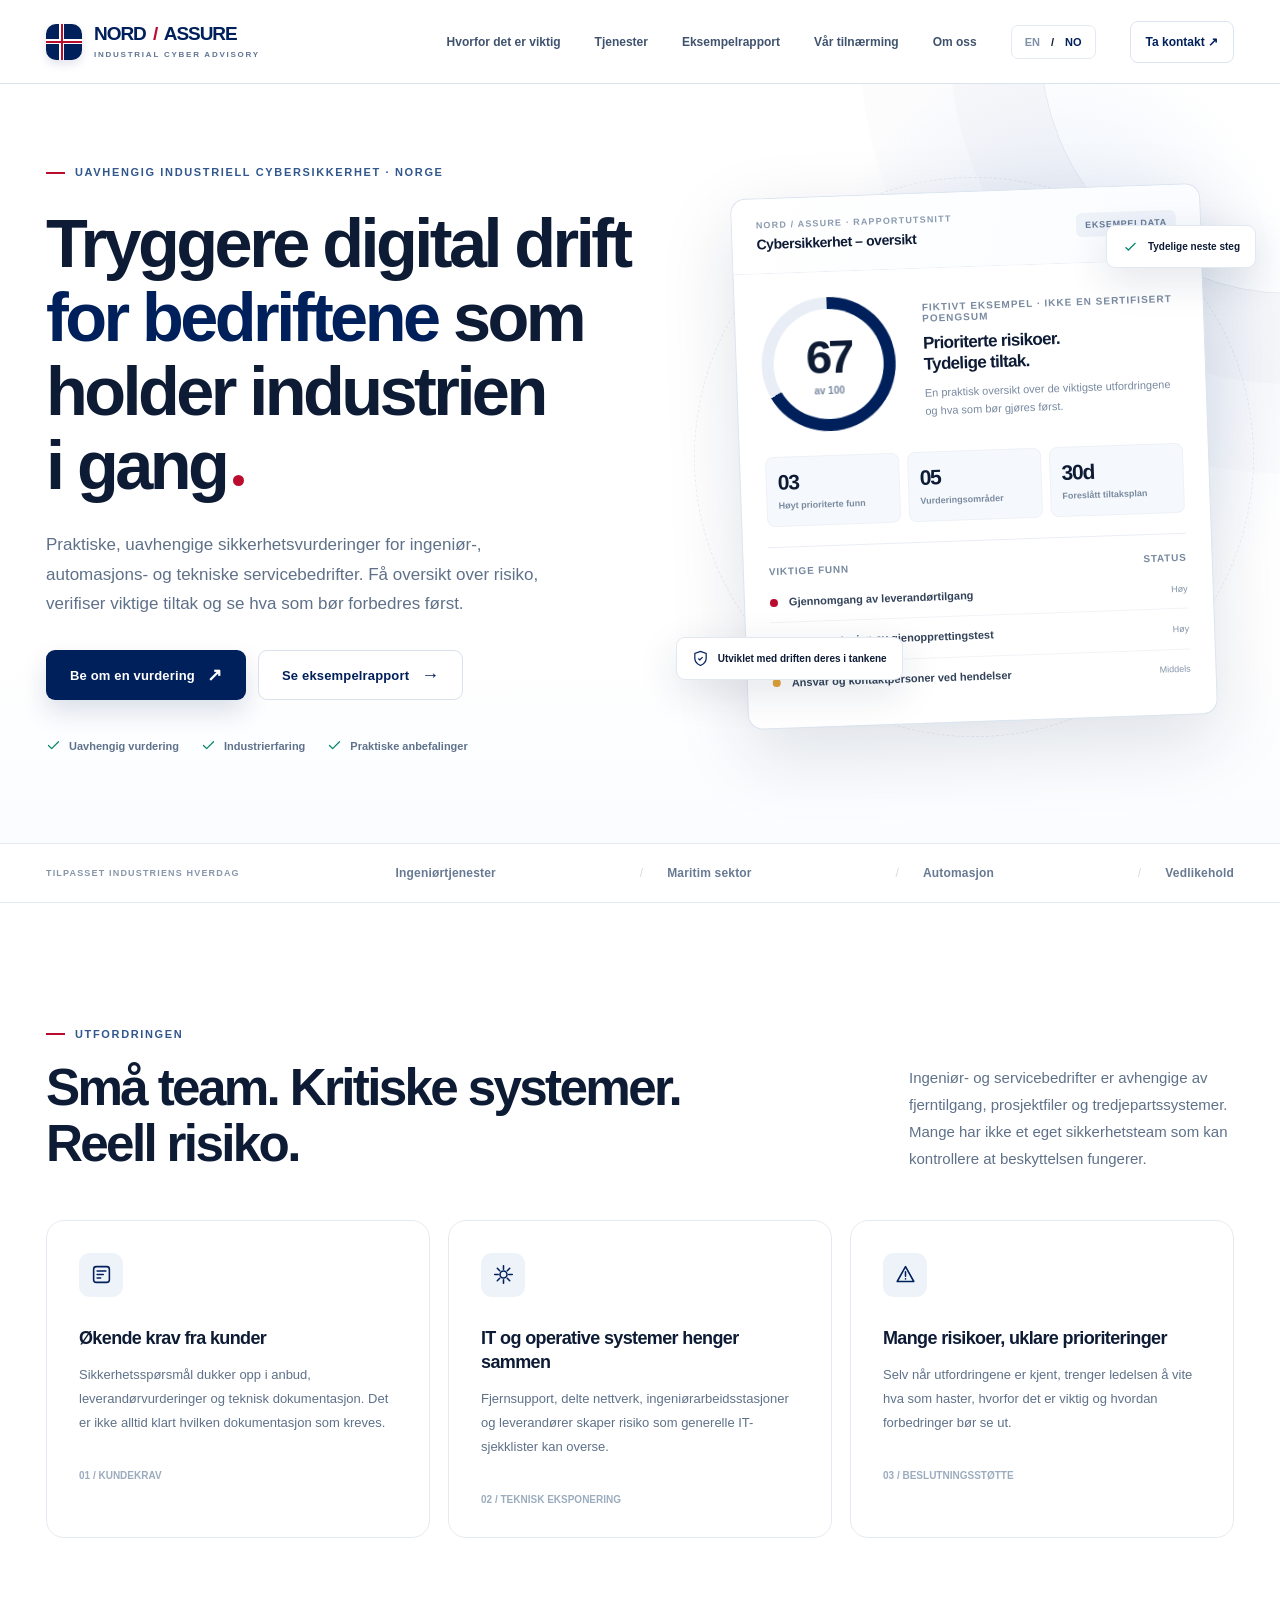
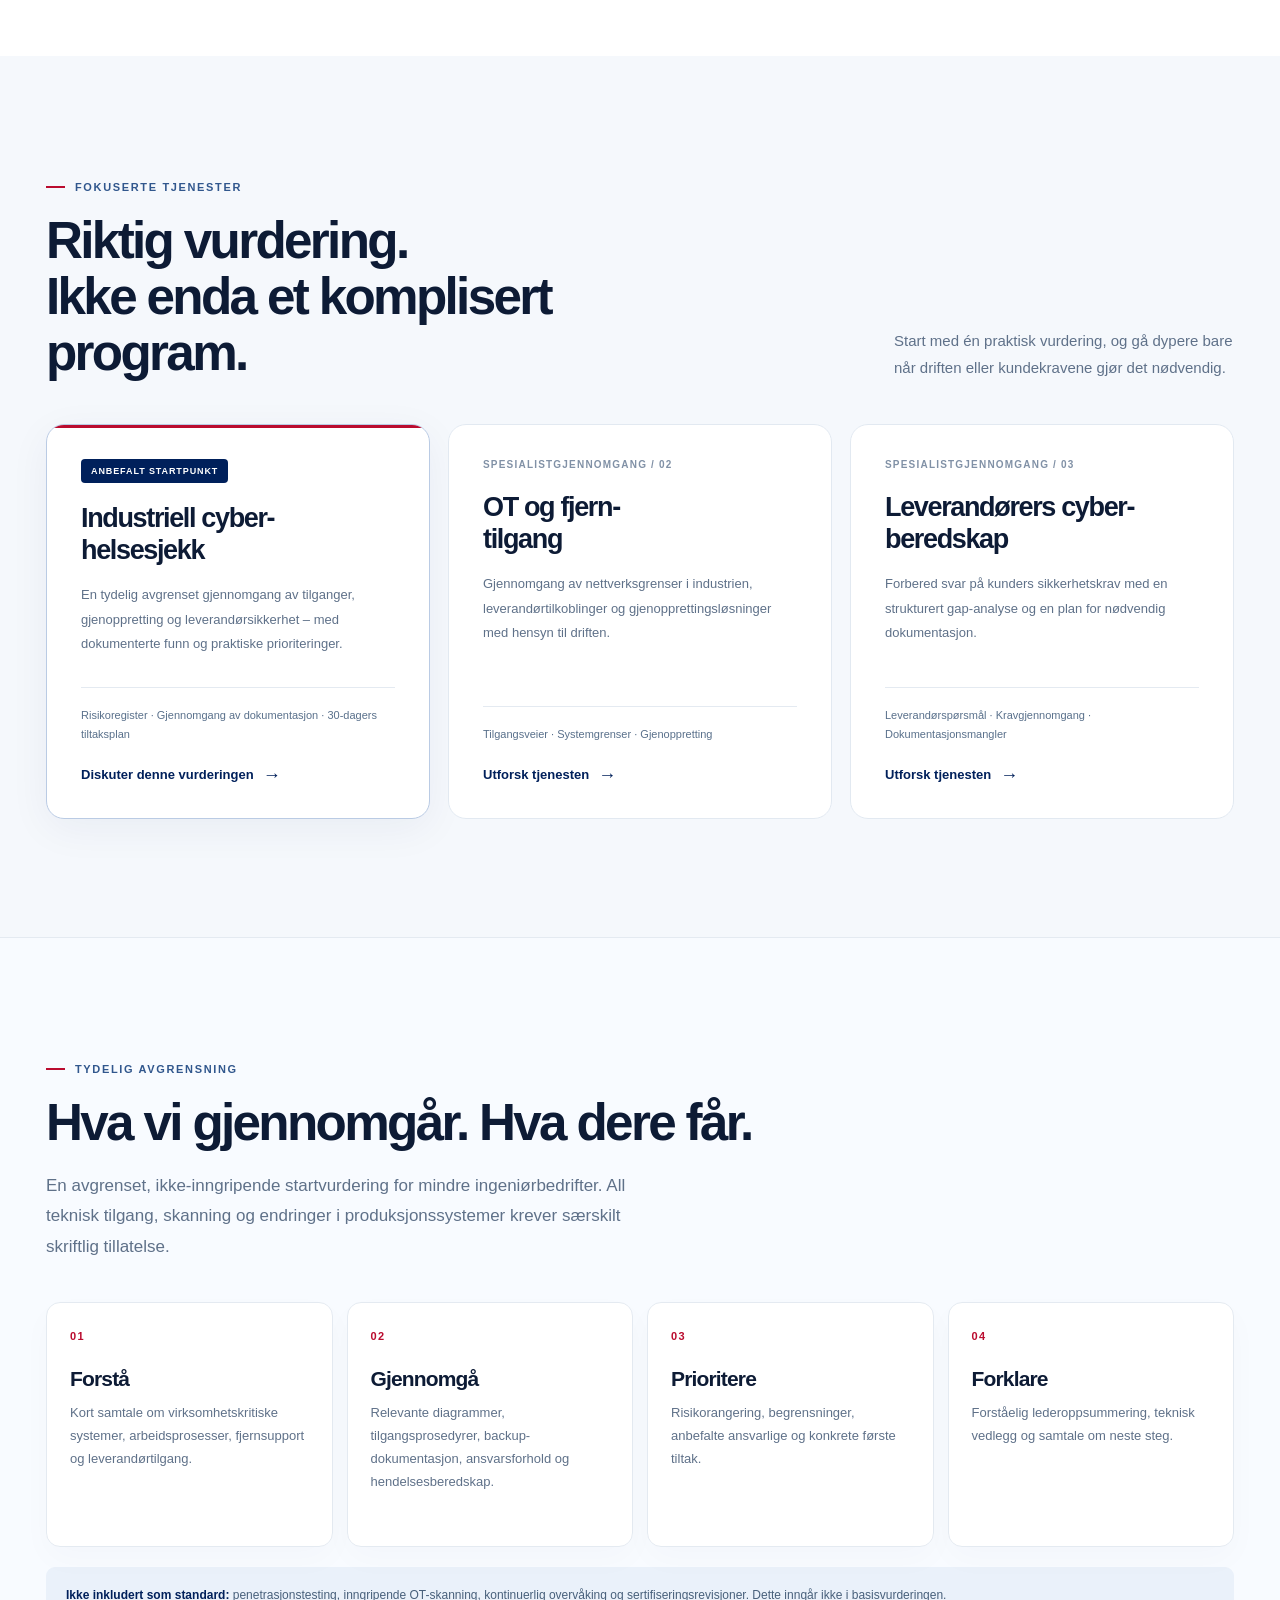
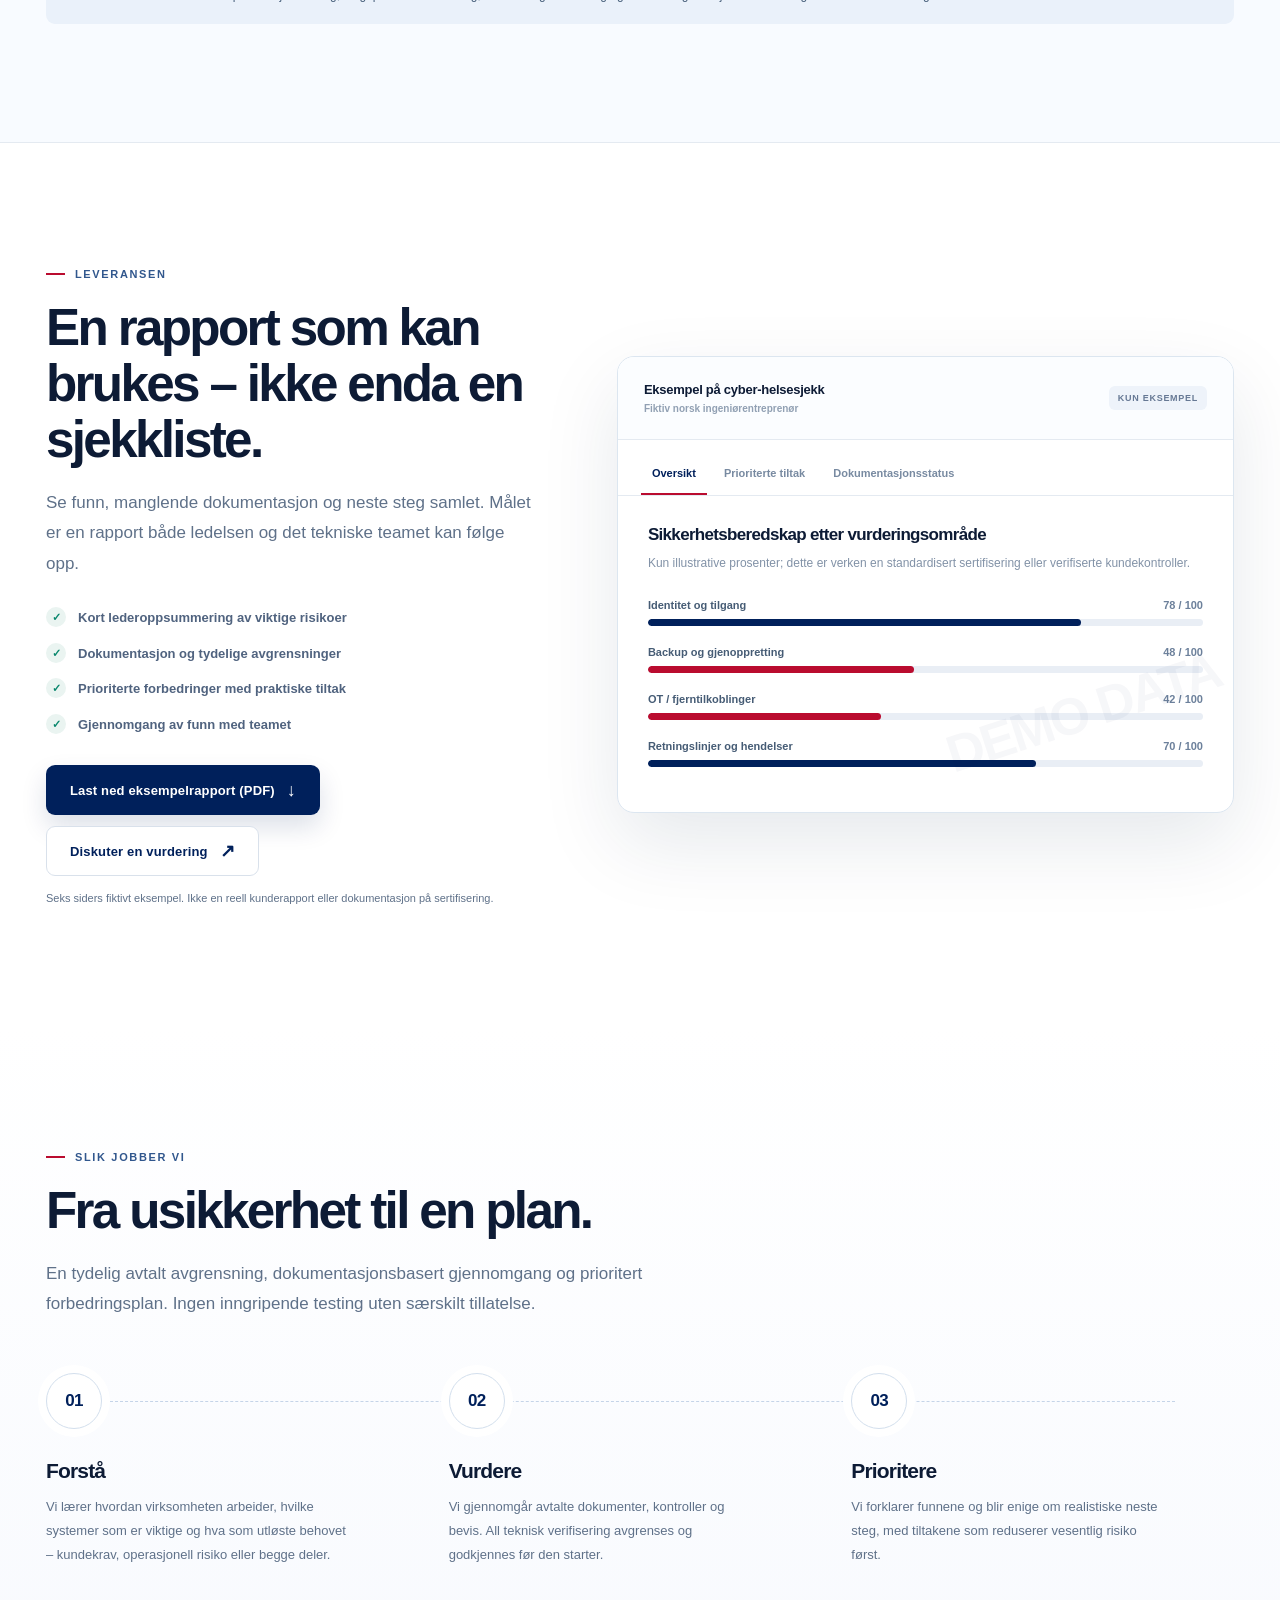
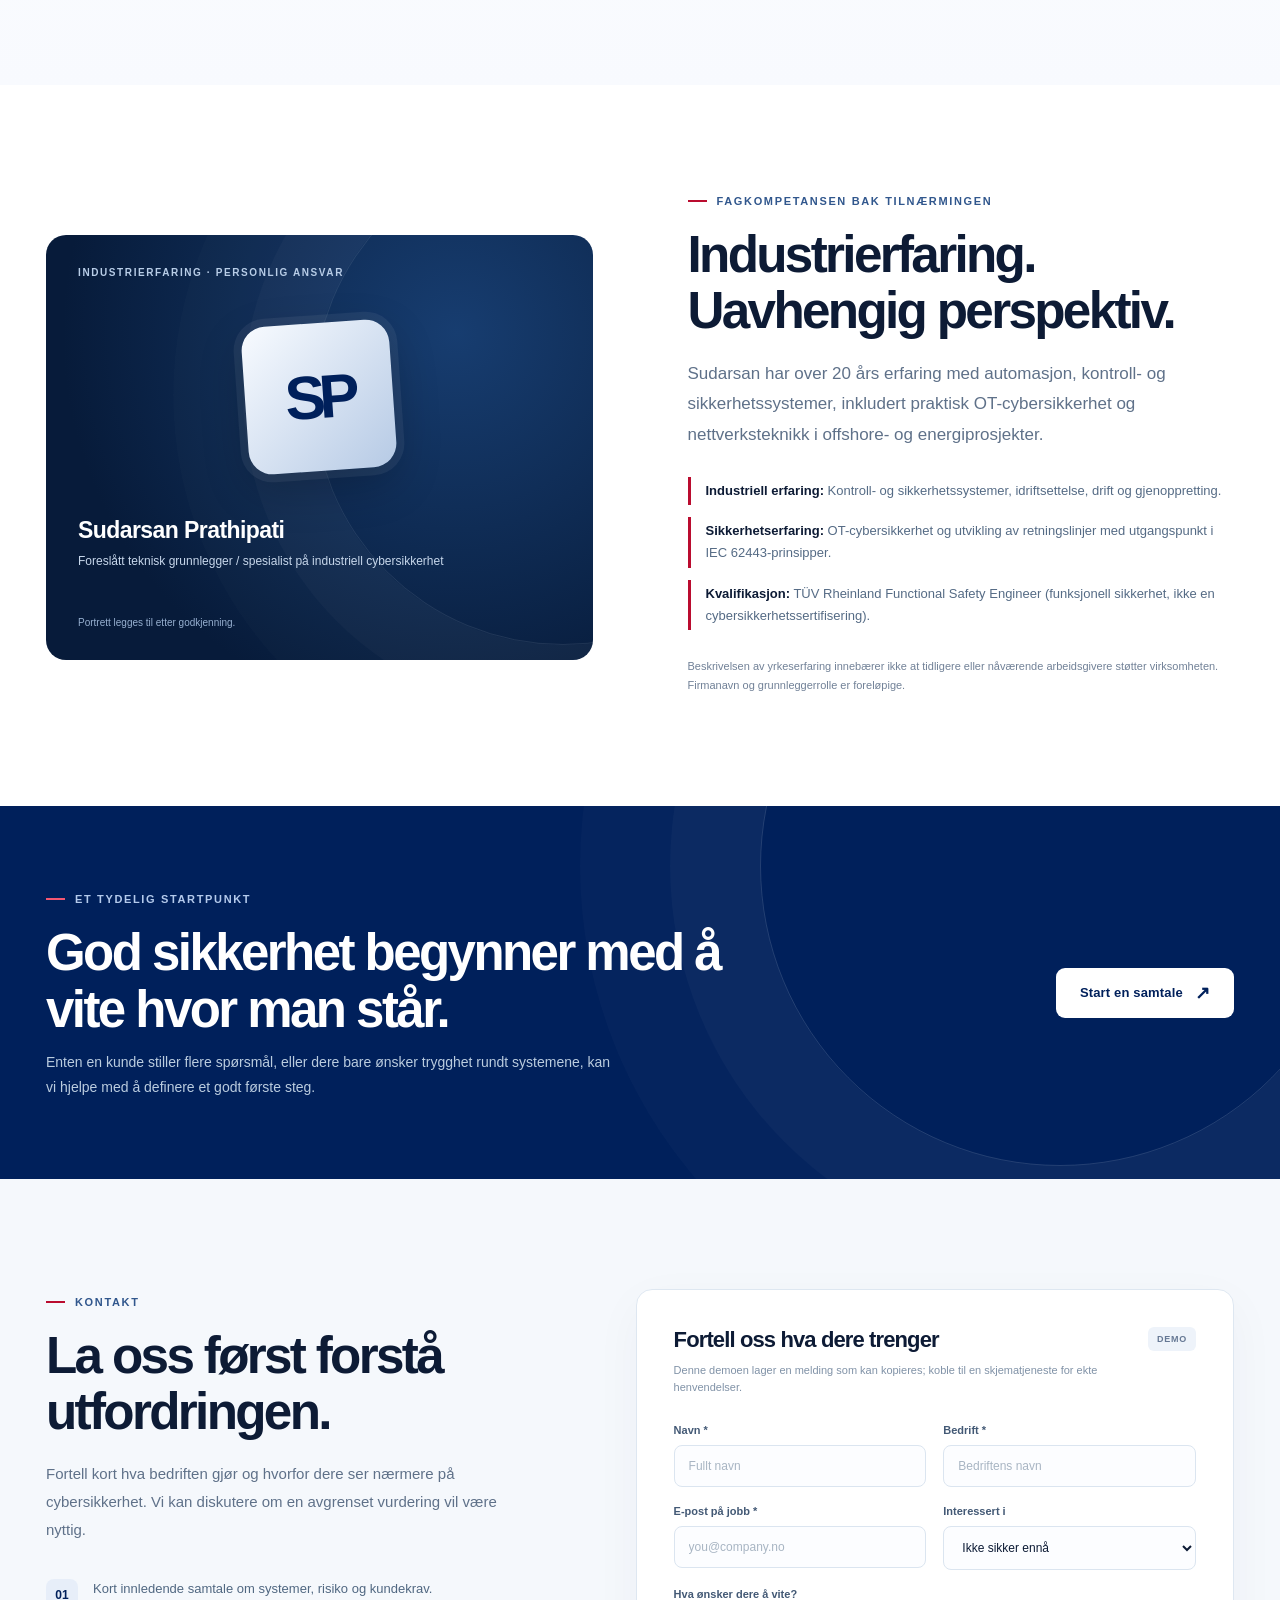
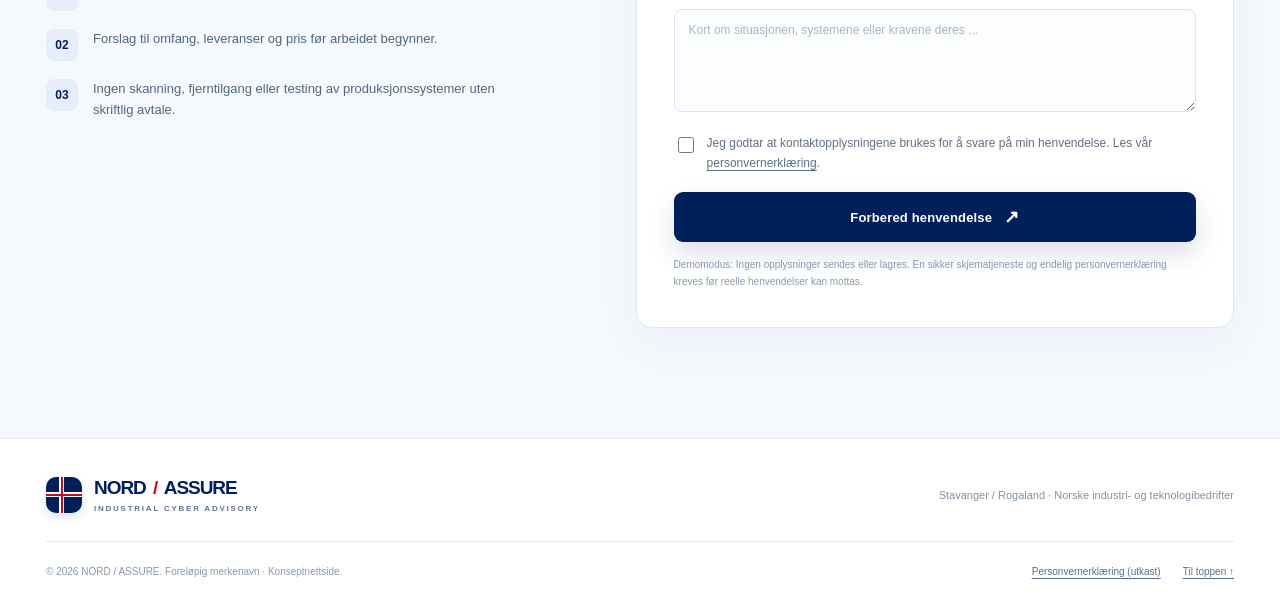
<file: index.html>
<!doctype html>
<html lang="nb">
<head>
  <meta charset="utf-8" />
  <meta name="viewport" content="width=device-width, initial-scale=1" />
  <meta name="robots" content="noindex" />
  <meta http-equiv="refresh" content="0; url=no/" />
  <title>NORD / ASSURE</title>
  <script>window.location.replace("no/" + window.location.search + window.location.hash);</script>
</head>
<body>
  <p><a href="no/">Gå til den norske nettsiden</a></p>
</body>
</html>
</file>
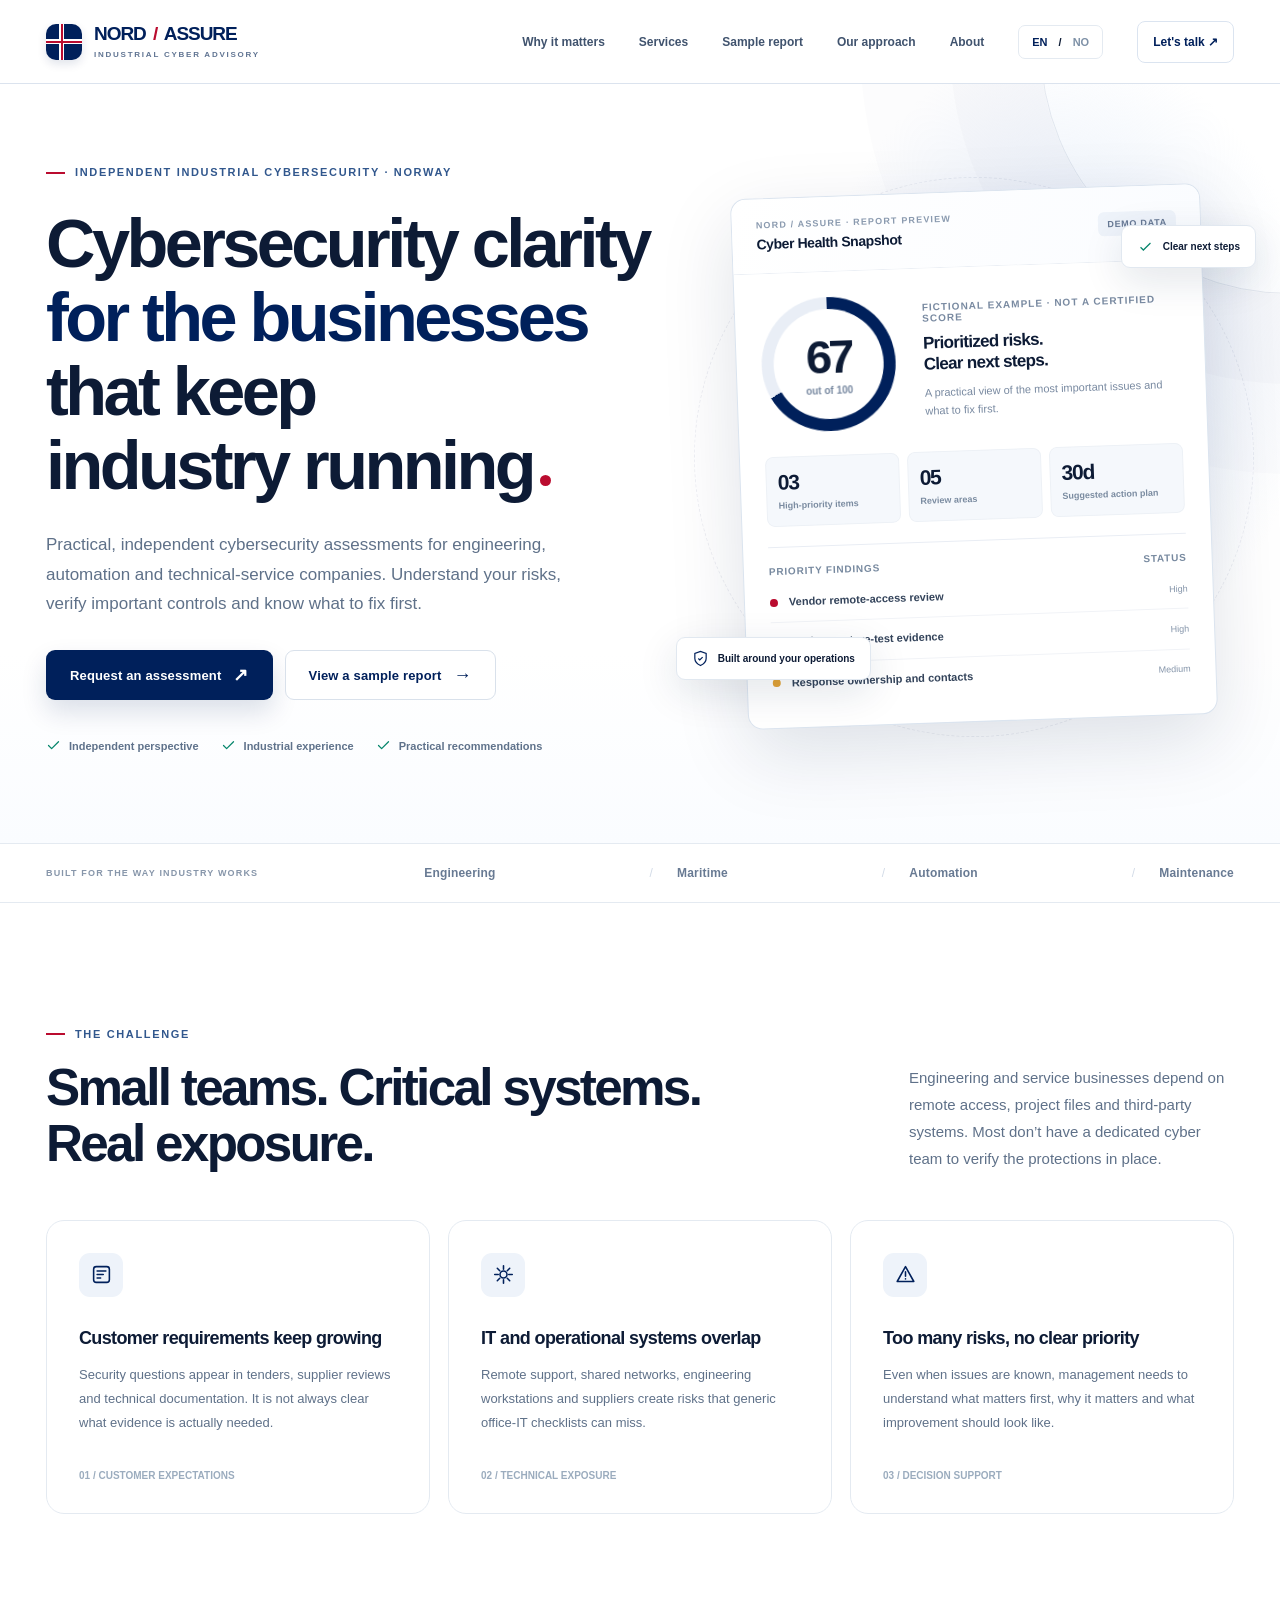
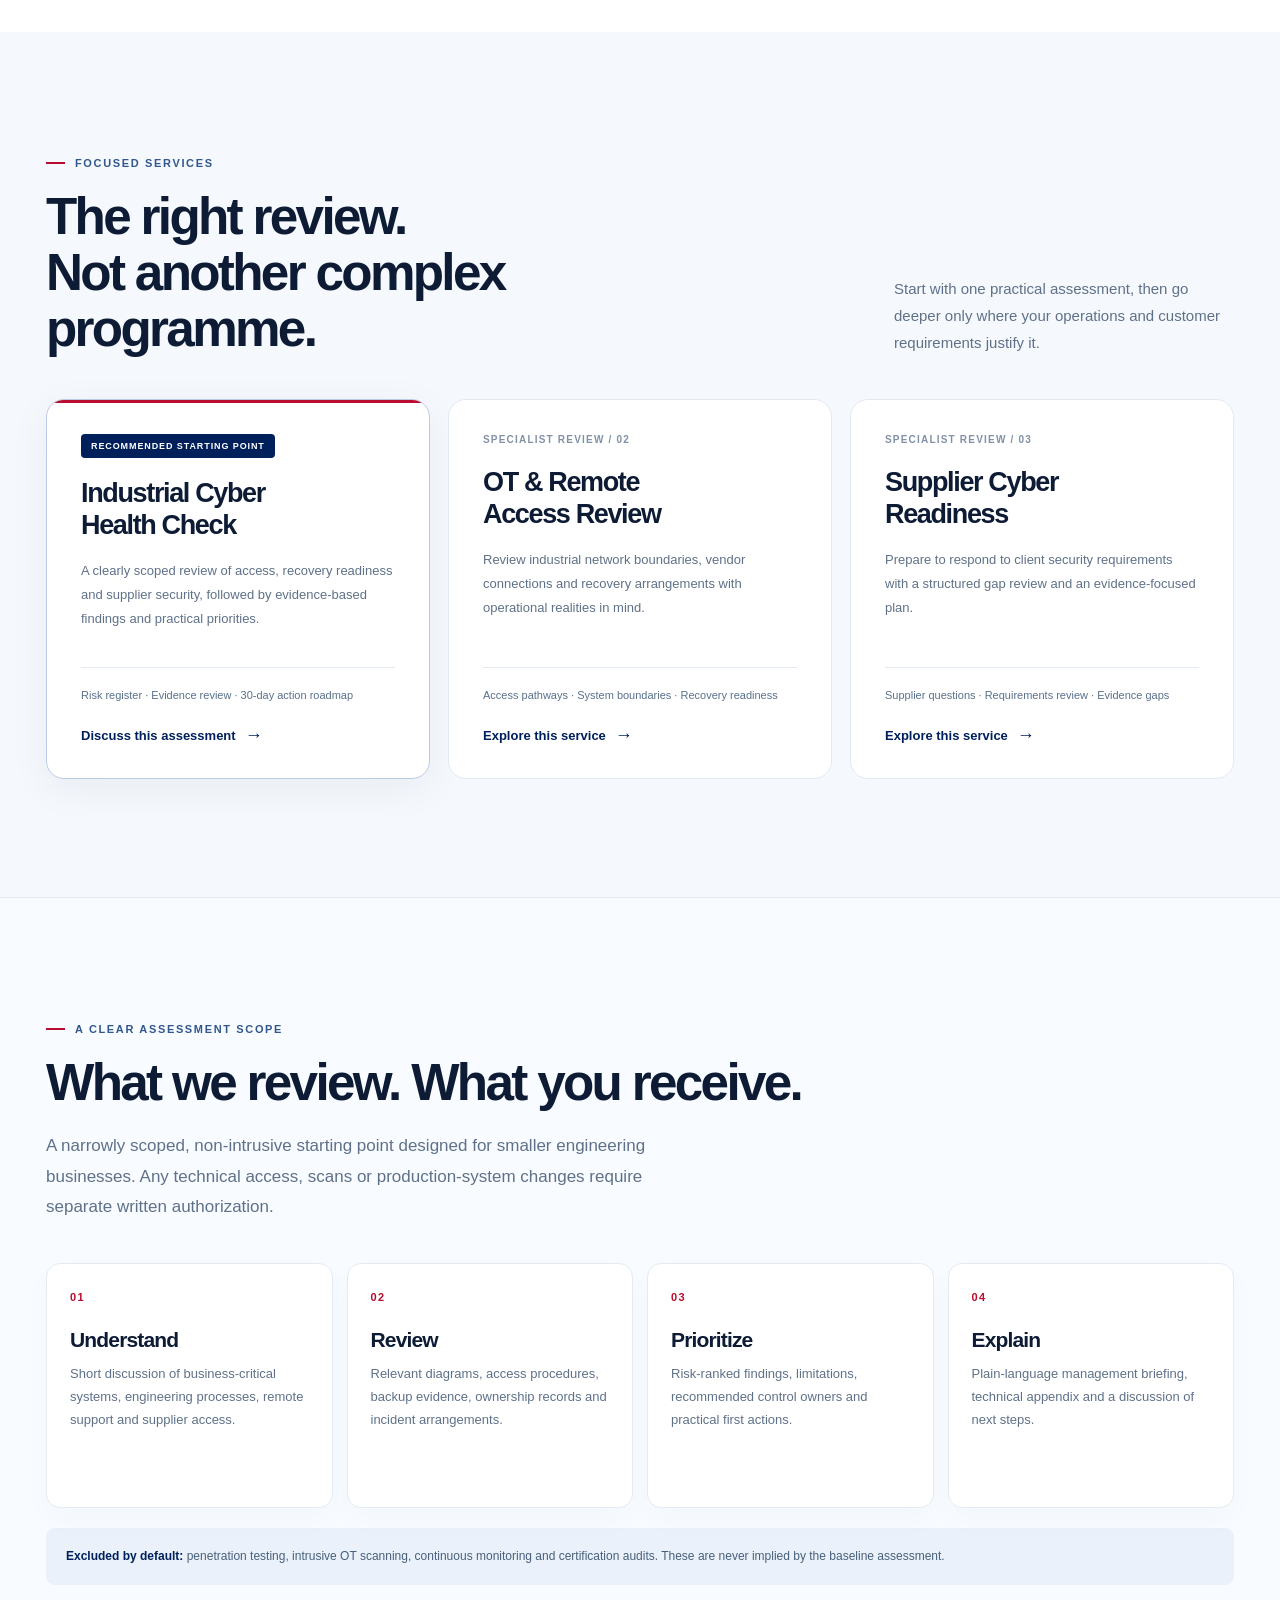
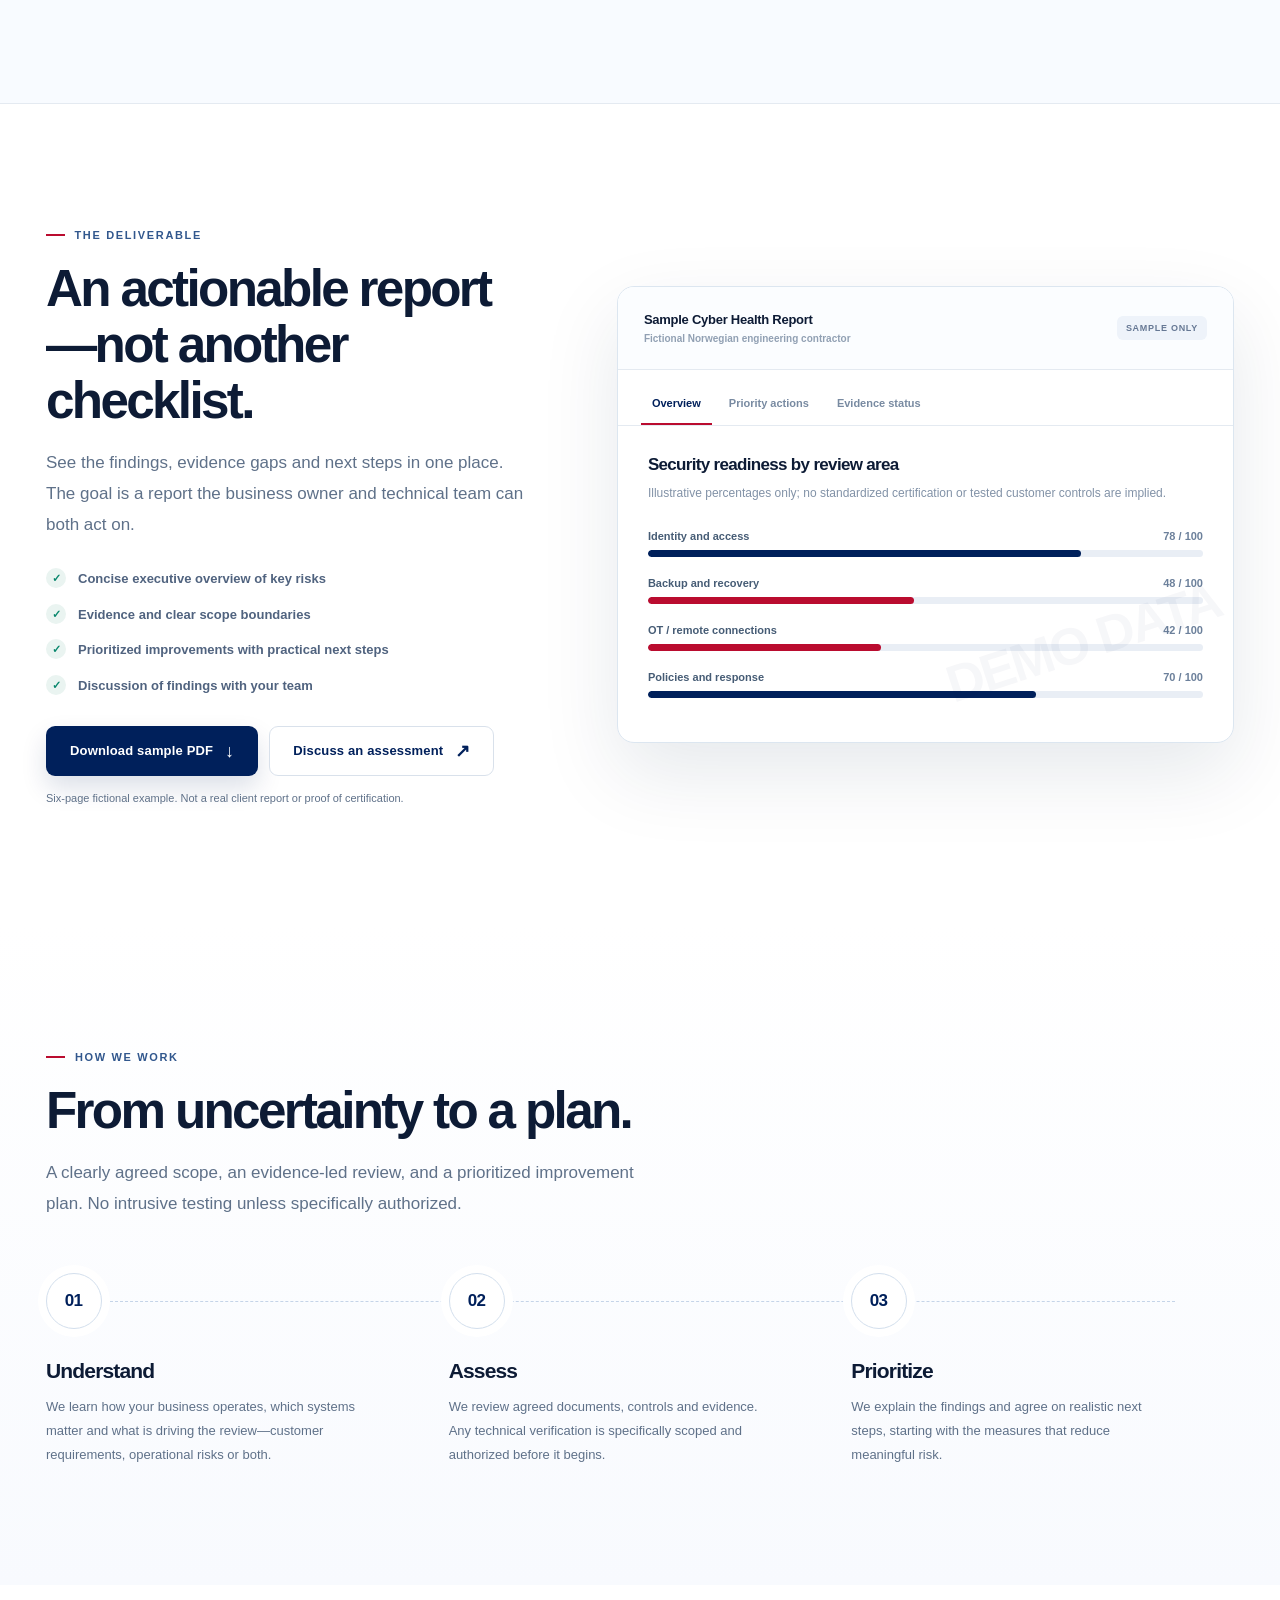
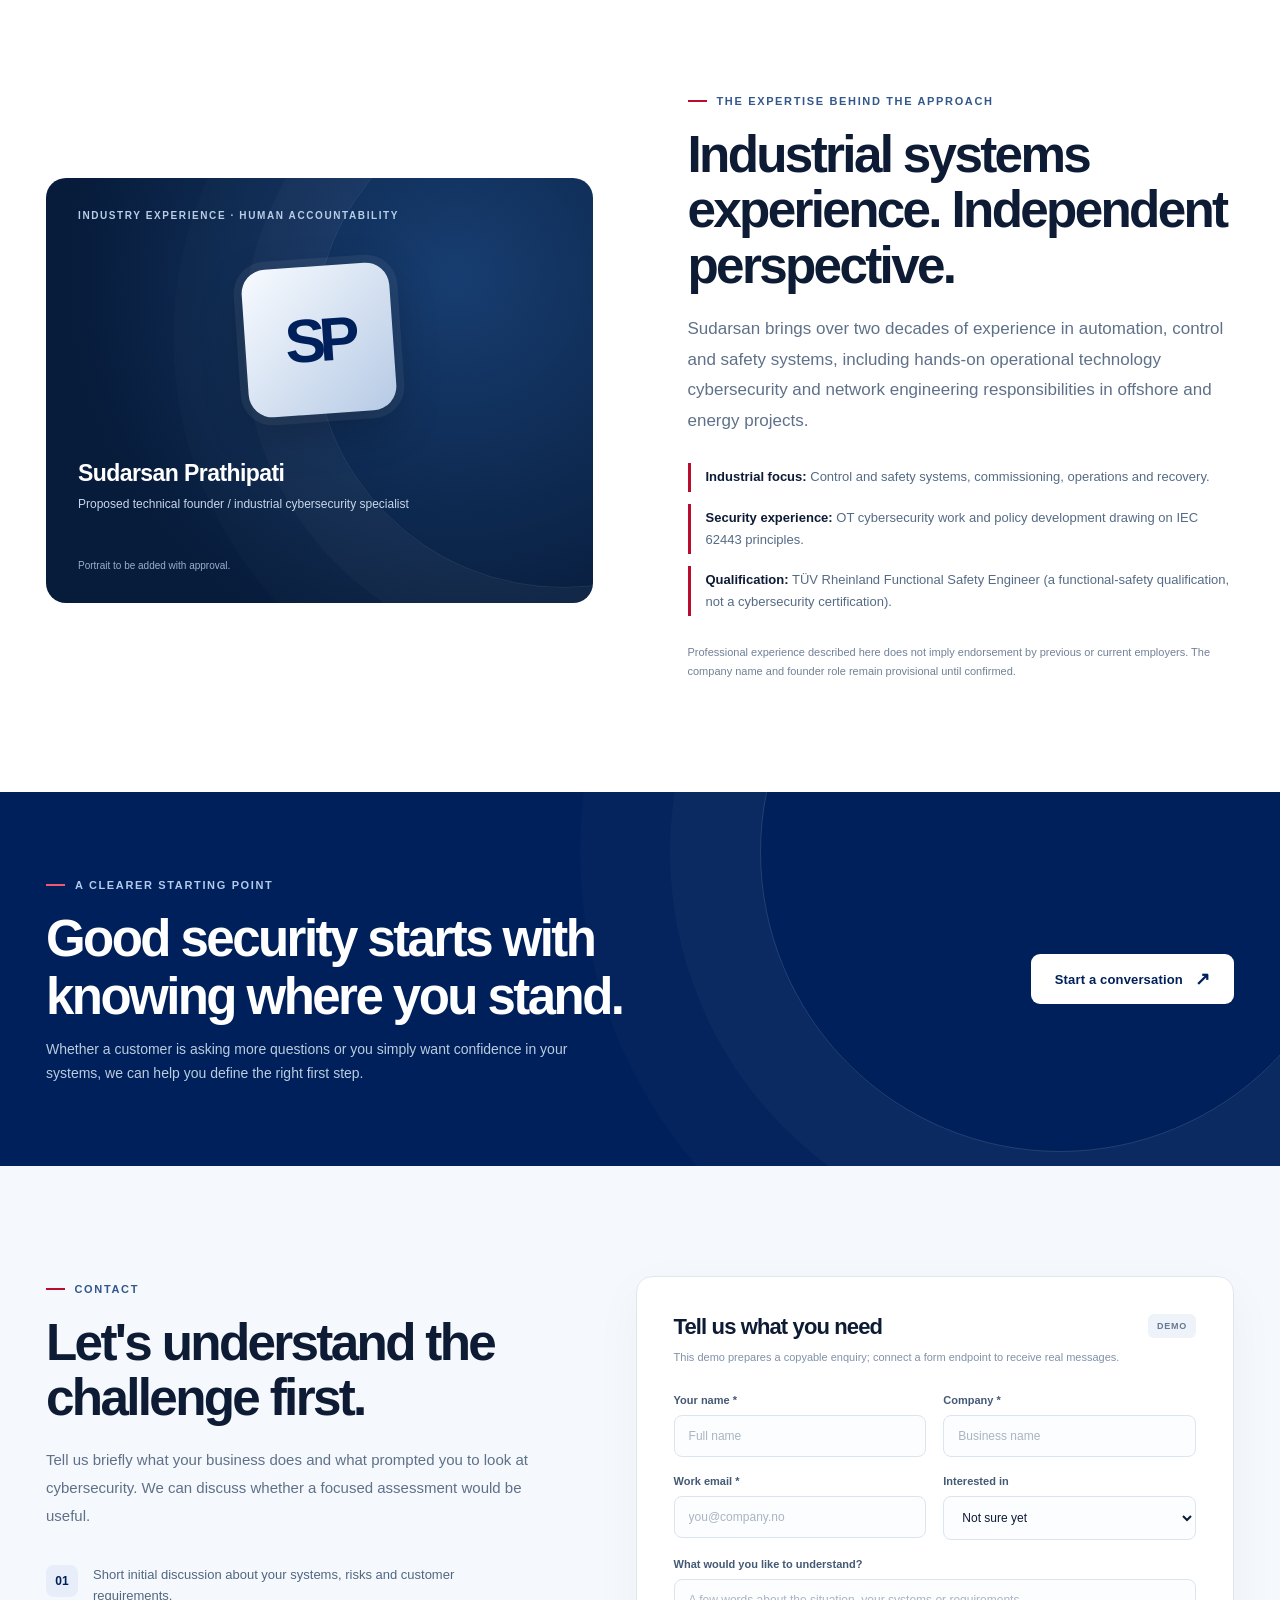
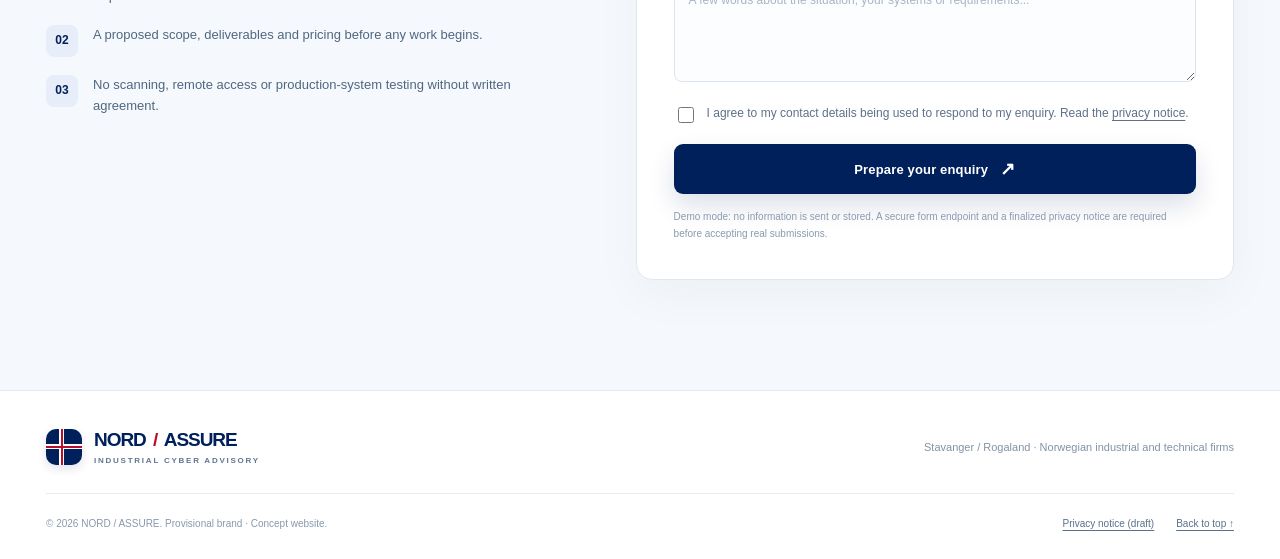
<file: en/index.html>
<!DOCTYPE html>
<html lang="en">
<head>
  <meta charset="UTF-8" />
  <meta name="viewport" content="width=device-width, initial-scale=1.0" />
  <meta name="theme-color" content="#ffffff" />
  <meta property="og:type" content="website" />
  <meta property="og:title" content="NORD / ASSURE | Industrial cybersecurity assessments" />
  <meta name="description" content="Independent cybersecurity health assessments for engineering, automation and technical-service companies in Norway. Understand your risk and know what to improve first." />
  <title>NORD / ASSURE | Independent industrial cybersecurity assessments</title>
  <link rel="canonical" href="https://kirity.github.io/nord-assure/en/" />
  <link rel="alternate" hreflang="en" href="https://kirity.github.io/nord-assure/en/" />
  <link rel="alternate" hreflang="nb" href="https://kirity.github.io/nord-assure/no/" />
  <link rel="alternate" hreflang="x-default" href="https://kirity.github.io/nord-assure/no/" />
  <link rel="icon" type="image/svg+xml" href="../assets/icons/favicon.svg" />
  <link rel="stylesheet" href="../assets/css/styles.css" />
</head>
<body>
  <header class="site-header">
    <div class="container header-inner">
      <a class="brand" href="#top" aria-label="NORD Assure home">
        <span class="brandmark" aria-hidden="true"><i></i><b></b></span>
        <span><span class="brand-name">NORD <span class="slash">/</span> ASSURE</span><span class="brand-sub">INDUSTRIAL CYBER ADVISORY</span></span>
      </a>
      <button type="button" class="mobile-toggle" id="mobile-toggle" aria-expanded="false" aria-controls="primary-nav" aria-label="Open navigation">
        <svg viewBox="0 0 24 24" fill="none" stroke="currentColor" stroke-width="2" stroke-linecap="round"><path d="M4 7h16M4 12h16M4 17h16"/></svg>
      </button>
      <nav class="nav" id="primary-nav" aria-label="Main navigation">
        <a href="#why">Why it matters</a><a href="#services">Services</a><a href="#sample">Sample report</a><a href="#approach">Our approach</a><a href="#about">About</a><div class="language-switch" aria-label="Choose language"><a href="./" lang="en" aria-current="page">EN</a><span aria-hidden="true">/</span><a href="../no/" lang="nb">NO</a></div><a class="nav-cta" href="#contact">Let's talk <span aria-hidden="true">↗</span></a>
      </nav>
    </div>
  </header>

  <main id="top">
    <section class="hero" aria-labelledby="hero-heading">
      <div class="container hero-grid">
        <div class="hero-content">
          <span class="eyebrow">Independent industrial cybersecurity · Norway</span>
          <h1 id="hero-heading">Cybersecurity clarity <span class="accent">for <span class="hero-keep-together">the businesses</span></span> that keep <span class="hero-ending">industry running<span class="red-dot" aria-hidden="true"></span></span></h1>
          <p class="hero-lead">Practical, independent cybersecurity assessments for engineering, automation and technical-service companies. Understand your risks, verify important controls and know what to fix first.</p>
          <div class="hero-buttons">
            <a class="btn btn-primary" href="#contact">Request an assessment <span class="arrow" aria-hidden="true">↗</span></a>
            <a class="btn btn-secondary" href="#sample">View a sample report <span class="arrow" aria-hidden="true">→</span></a>
          </div>
          <div class="hero-proof">
            <span><svg viewBox="0 0 24 24" fill="none" stroke-width="2" stroke-linecap="round" stroke-linejoin="round"><path d="M20 6 9 17l-5-5"/></svg>Independent perspective</span>
            <span><svg viewBox="0 0 24 24" fill="none" stroke-width="2" stroke-linecap="round" stroke-linejoin="round"><path d="M20 6 9 17l-5-5"/></svg>Industrial experience</span>
            <span><svg viewBox="0 0 24 24" fill="none" stroke-width="2" stroke-linecap="round" stroke-linejoin="round"><path d="M20 6 9 17l-5-5"/></svg>Practical recommendations</span>
          </div>
        </div>
        <div class="hero-art" aria-label="Illustrative cybersecurity health report preview">
          <span class="orbit one" aria-hidden="true"></span><span class="orbit two" aria-hidden="true"></span>
          <div class="float-note a"><svg viewBox="0 0 24 24" fill="none" stroke="#07866c" stroke-width="1.7"><path d="m5 13 4 4L19 7"/></svg>Clear next steps</div>
          <div class="dashboard">
            <div class="dash-top"><div><small>NORD / ASSURE · REPORT PREVIEW</small><strong>Cyber Health Snapshot</strong></div><span class="demo-pill">Demo data</span></div>
            <div class="dash-body">
              <div class="dash-main">
                <div class="score-ring"><div class="score-inside"><strong>67</strong><span>out of 100</span></div></div>
                <div><div class="score-caption">Fictional example · not a certified score</div><div class="dash-title">Prioritized risks.<br/>Clear next steps.</div><p class="dash-summary">A practical view of the most important issues and what to fix first.</p></div>
              </div>
              <div class="micro-grid"><div class="micro"><strong>03</strong><span>High-priority items</span></div><div class="micro"><strong>05</strong><span>Review areas</span></div><div class="micro"><strong>30d</strong><span>Suggested action plan</span></div></div>
              <div class="risk-list"><div class="risk-head"><span>Priority findings</span><span>Status</span></div>
                <div class="risk-row"><i class="risk-indicator"></i><p>Vendor remote-access review</p><span>High</span></div>
                <div class="risk-row"><i class="risk-indicator"></i><p>Backup restore-test evidence</p><span>High</span></div>
                <div class="risk-row"><i class="risk-indicator amb"></i><p>Response ownership and contacts</p><span>Medium</span></div>
              </div>
            </div>
          </div>
          <div class="float-note b"><svg viewBox="0 0 24 24" fill="none" stroke="#00205b" stroke-width="1.7"><path d="M12 22s8-4 8-10V5l-8-3-8 3v7c0 6 8 10 8 10Z"/><path d="m9 12 2 2 4-4"/></svg>Built around your operations</div>
        </div>
      </div>
    </section>

    <div class="sector-strip" aria-label="Sectors we aim to serve"><div class="container sector-inner"><span class="sector-label">BUILT FOR THE WAY INDUSTRY WORKS</span><span class="sector">Engineering</span><span class="sector">Maritime</span><span class="sector">Automation</span><span class="sector">Maintenance</span></div></div>

    <section class="section" id="why" aria-labelledby="why-heading"><div class="container">
      <div class="problem-top reveal"><div><span class="eyebrow">The challenge</span><h2 class="section-heading" id="why-heading">Small teams. Critical systems. Real exposure.</h2></div><p class="section-copy">Engineering and service businesses depend on remote access, project files and third-party systems. Most don’t have a dedicated cyber team to verify the protections in place.</p></div>
      <div class="problem-grid">
        <article class="problem-card reveal"><span class="card-icon"><svg viewBox="0 0 24 24"><rect x="3" y="3" width="18" height="18" rx="3"/><path d="M7 8h10M7 12h7M7 16h4"/></svg></span><h3>Customer requirements keep growing</h3><p>Security questions appear in tenders, supplier reviews and technical documentation. It is not always clear what evidence is actually needed.</p><span class="num">01 / CUSTOMER EXPECTATIONS</span></article>
        <article class="problem-card reveal"><span class="card-icon"><svg viewBox="0 0 24 24"><path d="M12 2v4M12 18v4M4.9 4.9l2.8 2.8M16.3 16.3l2.8 2.8M2 12h4M18 12h4M4.9 19.1l2.8-2.8M16.3 7.7l2.8-2.8"/><circle cx="12" cy="12" r="4"/></svg></span><h3>IT and operational systems overlap</h3><p>Remote support, shared networks, engineering workstations and suppliers create risks that generic office-IT checklists can miss.</p><span class="num">02 / TECHNICAL EXPOSURE</span></article>
        <article class="problem-card reveal"><span class="card-icon"><svg viewBox="0 0 24 24"><path d="M12 3 2.5 20h19L12 3Z"/><path d="M12 9v5M12 17h.01"/></svg></span><h3>Too many risks, no clear priority</h3><p>Even when issues are known, management needs to understand what matters first, why it matters and what improvement should look like.</p><span class="num">03 / DECISION SUPPORT</span></article>
      </div>
    </div></section>

    <section class="section services-section" id="services" aria-labelledby="services-heading"><div class="container">
      <div class="services-intro reveal"><div><span class="eyebrow">Focused services</span><h2 class="section-heading" id="services-heading">The right review.<br/>Not another complex programme.</h2></div><p class="section-copy">Start with one practical assessment, then go deeper only where your operations and customer requirements justify it.</p></div>
      <div class="service-grid">
        <article class="service-card featured reveal"><span class="service-flag">Recommended starting point</span><h3>Industrial Cyber<br/>Health Check</h3><p>A clearly scoped review of access, recovery readiness and supplier security, followed by evidence-based findings and practical priorities.</p><div class="service-bottom"><div class="service-points">Risk register · Evidence review · 30-day action roadmap</div><a href="#contact" class="text-link service-link" data-service="Industrial Cyber Health Check">Discuss this assessment <span class="arrow" aria-hidden="true">→</span></a></div></article>
        <article class="service-card reveal"><span class="service-label">SPECIALIST REVIEW / 02</span><h3>OT &amp; Remote<br/>Access Review</h3><p>Review industrial network boundaries, vendor connections and recovery arrangements with operational realities in mind.</p><div class="service-bottom"><div class="service-points">Access pathways · System boundaries · Recovery readiness</div><a href="#contact" class="text-link service-link" data-service="OT & Remote Access Review">Explore this service <span class="arrow" aria-hidden="true">→</span></a></div></article>
        <article class="service-card reveal"><span class="service-label">SPECIALIST REVIEW / 03</span><h3>Supplier Cyber<br/>Readiness</h3><p>Prepare to respond to client security requirements with a structured gap review and an evidence-focused plan.</p><div class="service-bottom"><div class="service-points">Supplier questions · Requirements review · Evidence gaps</div><a href="#contact" class="text-link service-link" data-service="Supplier Cyber Readiness">Explore this service <span class="arrow" aria-hidden="true">→</span></a></div></article>
      </div>
    </div></section>


    <section class="section scope-section" id="scope" aria-labelledby="scope-heading"><div class="container">
      <div class="scope-intro reveal"><span class="eyebrow">A clear assessment scope</span><h2 class="section-heading" id="scope-heading">What we review. What you receive.</h2><p class="section-copy">A narrowly scoped, non-intrusive starting point designed for smaller engineering businesses. Any technical access, scans or production-system changes require separate written authorization.</p></div>
      <div class="scope-grid">
        <article class="scope-card reveal"><div class="scope-number">01</div><h3>Understand</h3><p>Short discussion of business-critical systems, engineering processes, remote support and supplier access.</p></article>
        <article class="scope-card reveal"><div class="scope-number">02</div><h3>Review</h3><p>Relevant diagrams, access procedures, backup evidence, ownership records and incident arrangements.</p></article>
        <article class="scope-card reveal"><div class="scope-number">03</div><h3>Prioritize</h3><p>Risk-ranked findings, limitations, recommended control owners and practical first actions.</p></article>
        <article class="scope-card reveal"><div class="scope-number">04</div><h3>Explain</h3><p>Plain-language management briefing, technical appendix and a discussion of next steps.</p></article>
      </div>
      <div class="scope-footnote"><strong>Excluded by default:</strong> penetration testing, intrusive OT scanning, continuous monitoring and certification audits. These are never implied by the baseline assessment.</div>
    </div></section>

    <section class="section report-section" id="sample" aria-labelledby="report-heading"><div class="container report-layout">
      <div class="report-copy reveal"><span class="eyebrow">The deliverable</span><h2 class="section-heading" id="report-heading">An actionable report—not another checklist.</h2><p class="section-copy">See the findings, evidence gaps and next steps in one place. The goal is a report the business owner and technical team can both act on.</p>
        <ul class="report-checks"><li>Concise executive overview of key risks</li><li>Evidence and clear scope boundaries</li><li>Prioritized improvements with practical next steps</li><li>Discussion of findings with your team</li></ul>
        <div class="report-buttons"><a class="btn btn-primary" href="../assets/downloads/sample-cyber-health-report.pdf" download>Download sample PDF <span class="arrow" aria-hidden="true">↓</span></a><a class="btn btn-secondary" href="#contact">Discuss an assessment <span class="arrow" aria-hidden="true">↗</span></a></div><p class="example-disclaimer">Six-page fictional example. Not a real client report or proof of certification.</p>
      </div>
      <div class="report-shell reveal" aria-label="Interactive sample report using fictional information">
        <div class="report-shell-top"><div><strong>Sample Cyber Health Report</strong><br/><small>Fictional Norwegian engineering contractor</small></div><span class="demo-pill">Sample only</span></div>
        <div class="report-tabs" role="tablist" aria-label="Sample report views">
          <button class="report-tab" type="button" role="tab" id="tab-overview" aria-controls="panel-overview" aria-selected="true" tabindex="0" data-tab="overview">Overview</button>
          <button class="report-tab" type="button" role="tab" id="tab-priorities" aria-controls="panel-priorities" aria-selected="false" tabindex="-1" data-tab="priorities">Priority actions</button>
          <button class="report-tab" type="button" role="tab" id="tab-evidence" aria-controls="panel-evidence" aria-selected="false" tabindex="-1" data-tab="evidence">Evidence status</button>
        </div>
        <div class="report-panel" id="panel-overview" role="tabpanel" aria-labelledby="tab-overview"><h3>Security readiness by review area</h3><p class="panel-sub">Illustrative percentages only; no standardized certification or tested customer controls are implied.</p>
          <div class="bars"><div><div class="bar-title"><span>Identity and access</span><span>78 / 100</span></div><div class="track"><div class="fill" style="--value:78%"></div></div></div><div><div class="bar-title"><span>Backup and recovery</span><span>48 / 100</span></div><div class="track"><div class="fill alert" style="--value:48%"></div></div></div><div><div class="bar-title"><span>OT / remote connections</span><span>42 / 100</span></div><div class="track"><div class="fill alert" style="--value:42%"></div></div></div><div><div class="bar-title"><span>Policies and response</span><span>70 / 100</span></div><div class="track"><div class="fill" style="--value:70%"></div></div></div></div>
        </div>
        <div class="report-panel" id="panel-priorities" role="tabpanel" aria-labelledby="tab-priorities" hidden><h3>Priority improvements</h3><p class="panel-sub">Example of how findings can translate into manageable actions.</p><div class="priority-list"><div class="priority"><span class="tag">HIGH</span><div><strong>Review and restrict third-party remote access</strong><p>Confirm who can connect, how access is approved, and how it is disabled after work.</p></div></div><div class="priority"><span class="tag">HIGH</span><div><strong>Evidence an actual recovery test</strong><p>Schedule a restore exercise for a critical system and document the result.</p></div></div><div class="priority"><span class="tag medium">MEDIUM</span><div><strong>Assign incident-response responsibilities</strong><p>Document a clear escalation path and key contacts.</p></div></div></div></div>
        <div class="report-panel" id="panel-evidence" role="tabpanel" aria-labelledby="tab-evidence" hidden><h3>Evidence and verification</h3><p class="panel-sub">Distinguish documented procedures from evidence that a control works.</p><div class="evidence-item"><span>Remote access approval record</span><span class="state">Needs review</span></div><div class="evidence-item"><span>Backup policy document</span><span class="state ok">Provided</span></div><div class="evidence-item"><span>Latest restore-test record</span><span class="state">Not evidenced</span></div><div class="evidence-item"><span>Incident contact list</span><span class="state ok">Provided</span></div></div>
      </div>
    </div></section>

    <section class="section process-section" id="approach" aria-labelledby="approach-heading"><div class="container"><div class="process-head reveal"><span class="eyebrow">How we work</span><h2 class="section-heading" id="approach-heading">From uncertainty to a plan.</h2><p class="section-copy">A clearly agreed scope, an evidence-led review, and a prioritized improvement plan. No intrusive testing unless specifically authorized.</p></div>
      <div class="process-grid"><div class="step reveal"><div class="step-number">01</div><h3>Understand</h3><p>We learn how your business operates, which systems matter and what is driving the review—customer requirements, operational risks or both.</p></div><div class="step reveal"><div class="step-number">02</div><h3>Assess</h3><p>We review agreed documents, controls and evidence. Any technical verification is specifically scoped and authorized before it begins.</p></div><div class="step reveal"><div class="step-number">03</div><h3>Prioritize</h3><p>We explain the findings and agree on realistic next steps, starting with the measures that reduce meaningful risk.</p></div></div>
    </div></section>

    <section class="section about-section" id="about" aria-labelledby="about-heading"><div class="container about-layout">
      <div class="founder-visual reveal">
        <div class="founder-topline">INDUSTRY EXPERIENCE · HUMAN ACCOUNTABILITY</div>
        <div class="founder-avatar" role="img" aria-label="Founder photo placeholder; actual photo not yet published"><span>SP</span></div>
        <div class="founder-id"><strong>Sudarsan Prathipati</strong><span>Proposed technical founder / industrial cybersecurity specialist</span></div>
        <p class="founder-photo-note">Portrait to be added with approval.</p>
      </div>
      <div class="about-content reveal"><span class="eyebrow">The expertise behind the approach</span>
        <h2 class="section-heading" id="about-heading">Industrial systems experience. Independent perspective.</h2>
        <p class="section-copy">Sudarsan brings over two decades of experience in automation, control and safety systems, including hands-on operational technology cybersecurity and network engineering responsibilities in offshore and energy projects.</p>
        <ul class="founder-facts">
          <li><strong>Industrial focus:</strong> Control and safety systems, commissioning, operations and recovery.</li>
          <li><strong>Security experience:</strong> OT cybersecurity work and policy development drawing on IEC 62443 principles.</li>
          <li><strong>Qualification:</strong> TÜV Rheinland Functional Safety Engineer (a functional-safety qualification, not a cybersecurity certification).</li>
        </ul>
        <p class="founder-disclaimer">Professional experience described here does not imply endorsement by previous or current employers. The company name and founder role remain provisional until confirmed.</p>
      </div>
    </div></section>

    <section class="cta-section"><div class="container cta-inner"><div><span class="eyebrow">A clearer starting point</span><h2>Good security starts with knowing where you stand.</h2><p>Whether a customer is asking more questions or you simply want confidence in your systems, we can help you define the right first step.</p></div><a class="btn btn-light" href="#contact">Start a conversation <span class="arrow" aria-hidden="true">↗</span></a></div></section>

    <section class="contact-section" id="contact" aria-labelledby="contact-heading"><div class="container contact-layout"><div class="contact-copy reveal"><span class="eyebrow">Contact</span><h2 class="section-heading" id="contact-heading">Let's understand the challenge first.</h2><p>Tell us briefly what your business does and what prompted you to look at cybersecurity. We can discuss whether a focused assessment would be useful.</p><div class="contact-points"><div class="contact-point"><b>01</b><span>Short initial discussion about your systems, risks and customer requirements.</span></div><div class="contact-point"><b>02</b><span>A proposed scope, deliverables and pricing before any work begins.</span></div><div class="contact-point"><b>03</b><span>No scanning, remote access or production-system testing without written agreement.</span></div></div></div>
      <form class="contact-card reveal" id="contact-form" method="post" novalidate><div class="form-top"><div><h3>Tell us what you need</h3><p id="contact-form-status">This demo prepares a copyable enquiry; connect a form endpoint to receive real messages.</p></div><span class="demo-pill" id="form-mode-pill">Demo</span></div>
        <div class="field-grid"><div class="field"><label for="name">Your name *</label><input id="name" name="name" placeholder="Full name" required autocomplete="name" /></div><div class="field"><label for="company">Company *</label><input id="company" name="company" placeholder="Business name" required autocomplete="organization" /></div></div>
        <div class="field-grid"><div class="field"><label for="email">Work email *</label><input id="email" type="email" name="email" placeholder="you@company.no" required autocomplete="email" /></div><div class="field"><label for="service">Interested in</label><select name="service" id="service"><option value="General cybersecurity discussion">Not sure yet</option><option value="Industrial Cyber Health Check">Cyber Health Check</option><option value="OT & Remote Access Review">OT &amp; Remote Access Review</option><option value="Supplier Cyber Readiness">Supplier Cyber Readiness</option></select></div></div>
        <div class="field"><label for="message">What would you like to understand?</label><textarea id="message" name="message" placeholder="A few words about the situation, your systems or requirements..."></textarea></div>
        <div class="consent-field"><label><input type="checkbox" id="privacy-consent" required /> <span>I agree to my contact details being used to respond to my enquiry. Read the <a href="privacy.html">privacy notice</a>.</span></label></div><div id="form-feedback" class="form-feedback" role="status" aria-live="polite"></div>
        <button class="btn btn-primary form-submit" type="submit"><span id="submit-label">Prepare your enquiry</span> <span class="arrow" aria-hidden="true">↗</span></button>
        <p class="form-note">Demo mode: no information is sent or stored. A secure form endpoint and a finalized privacy notice are required before accepting real submissions.</p>
      </form>
    </div></section>
  </main>

  <footer><div class="container"><div class="footer-top"><a class="brand" href="#top"><span class="brandmark" aria-hidden="true"><i></i><b></b></span><span><span class="brand-name">NORD <span class="slash">/</span> ASSURE</span><span class="brand-sub">INDUSTRIAL CYBER ADVISORY</span></span></a><p>Stavanger / Rogaland · Norwegian industrial and technical firms</p></div><div class="footer-bottom"><span>© <span id="year">2026</span> NORD / ASSURE. Provisional brand · Concept website.</span><div class="footer-links"><a href="privacy.html">Privacy notice (draft)</a><a href="#top">Back to top ↑</a></div></div></div></footer>

  <div class="modal-backdrop" id="enquiry-modal" role="presentation"><div class="modal-card" role="dialog" aria-modal="true" aria-labelledby="modal-title"><button class="modal-close" id="modal-close" type="button" aria-label="Close dialog">×</button><span class="eyebrow">Your enquiry draft</span><h2 id="modal-title">Ready to copy</h2><p>Because this is a website prototype, no message has been sent. Copy the text below and email it to your future business address. A real enquiry service can be connected using the project configuration file.</p><textarea id="enquiry-text" readonly aria-label="Generated enquiry message"></textarea><div class="modal-actions"><button class="btn btn-secondary" type="button" id="cancel-modal">Close</button><button class="btn btn-primary" type="button" id="copy-enquiry">Copy message <span class="arrow" aria-hidden="true">↗</span></button></div></div></div>
  <div class="toast" id="toast" role="status" aria-live="polite"></div>
  <script src="../assets/js/config.js"></script>
  <script src="../assets/js/main.js" defer></script>
</body>
</html>
</file>
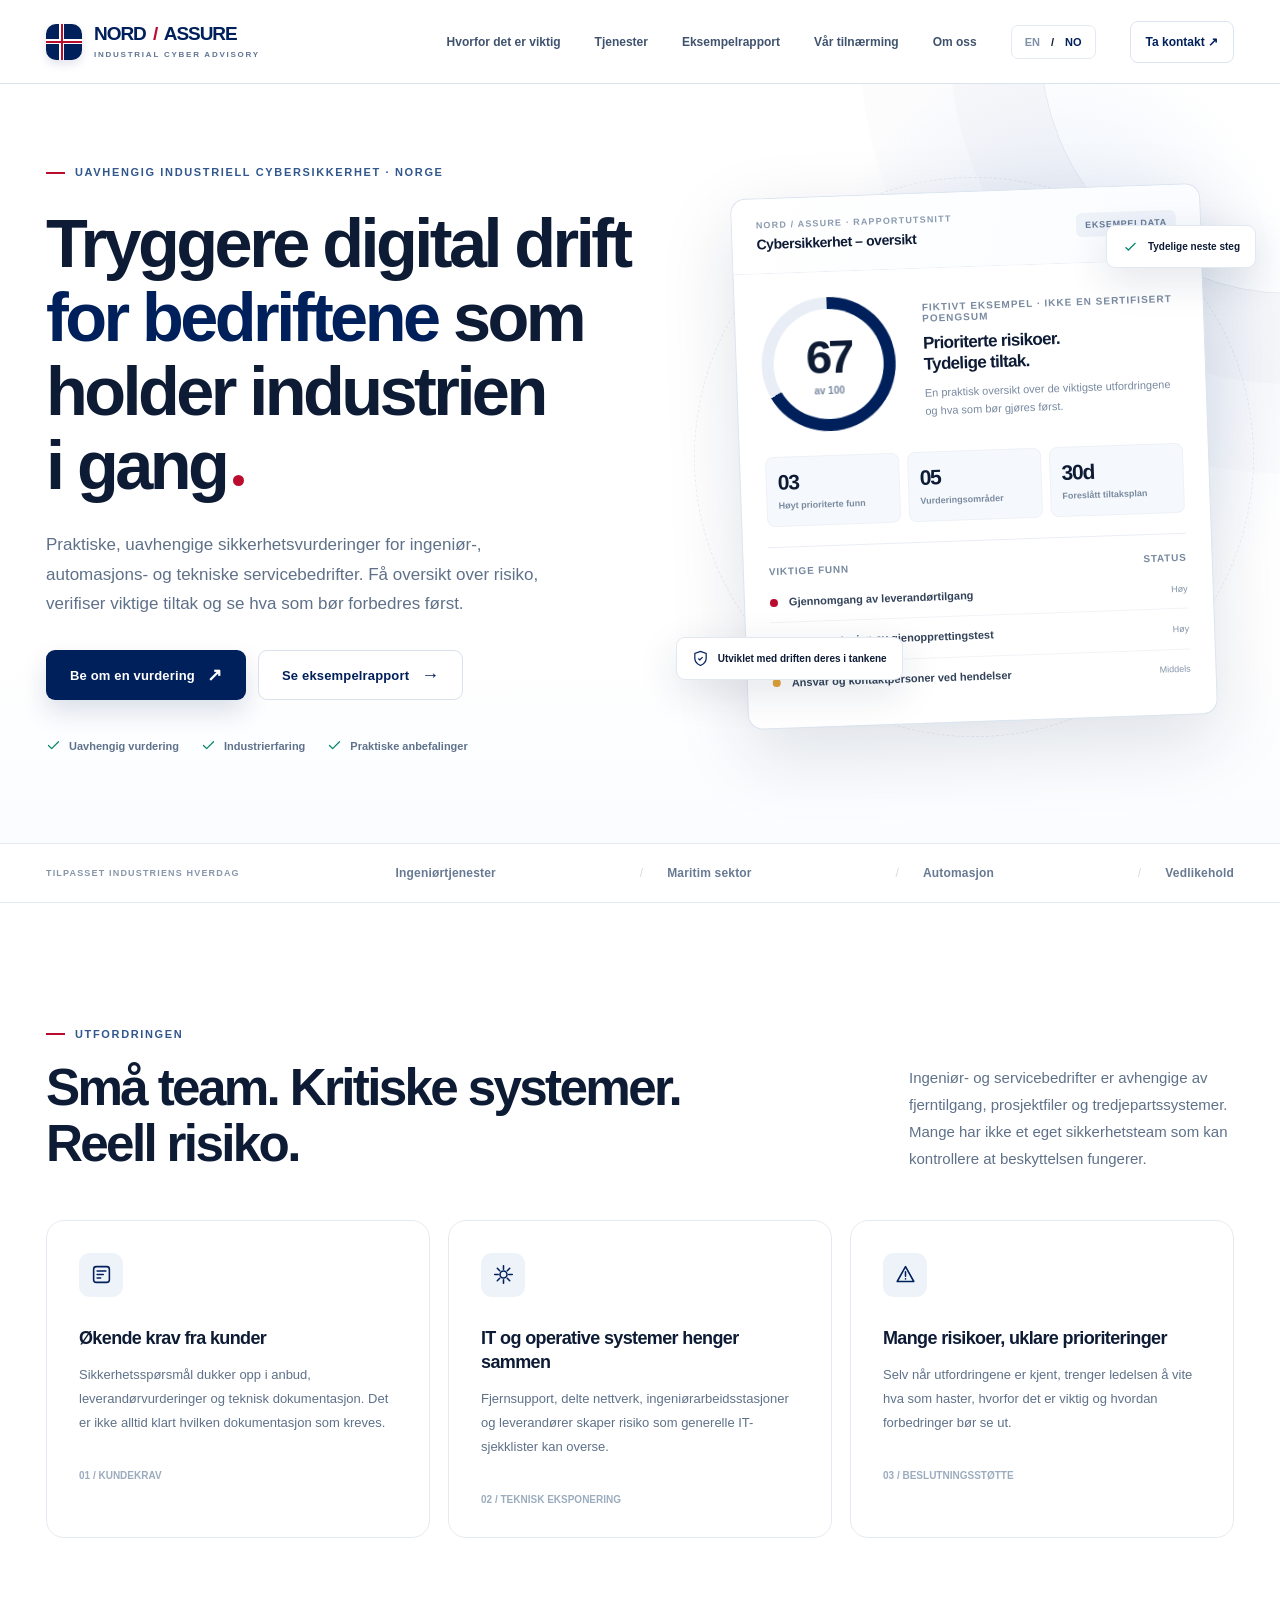
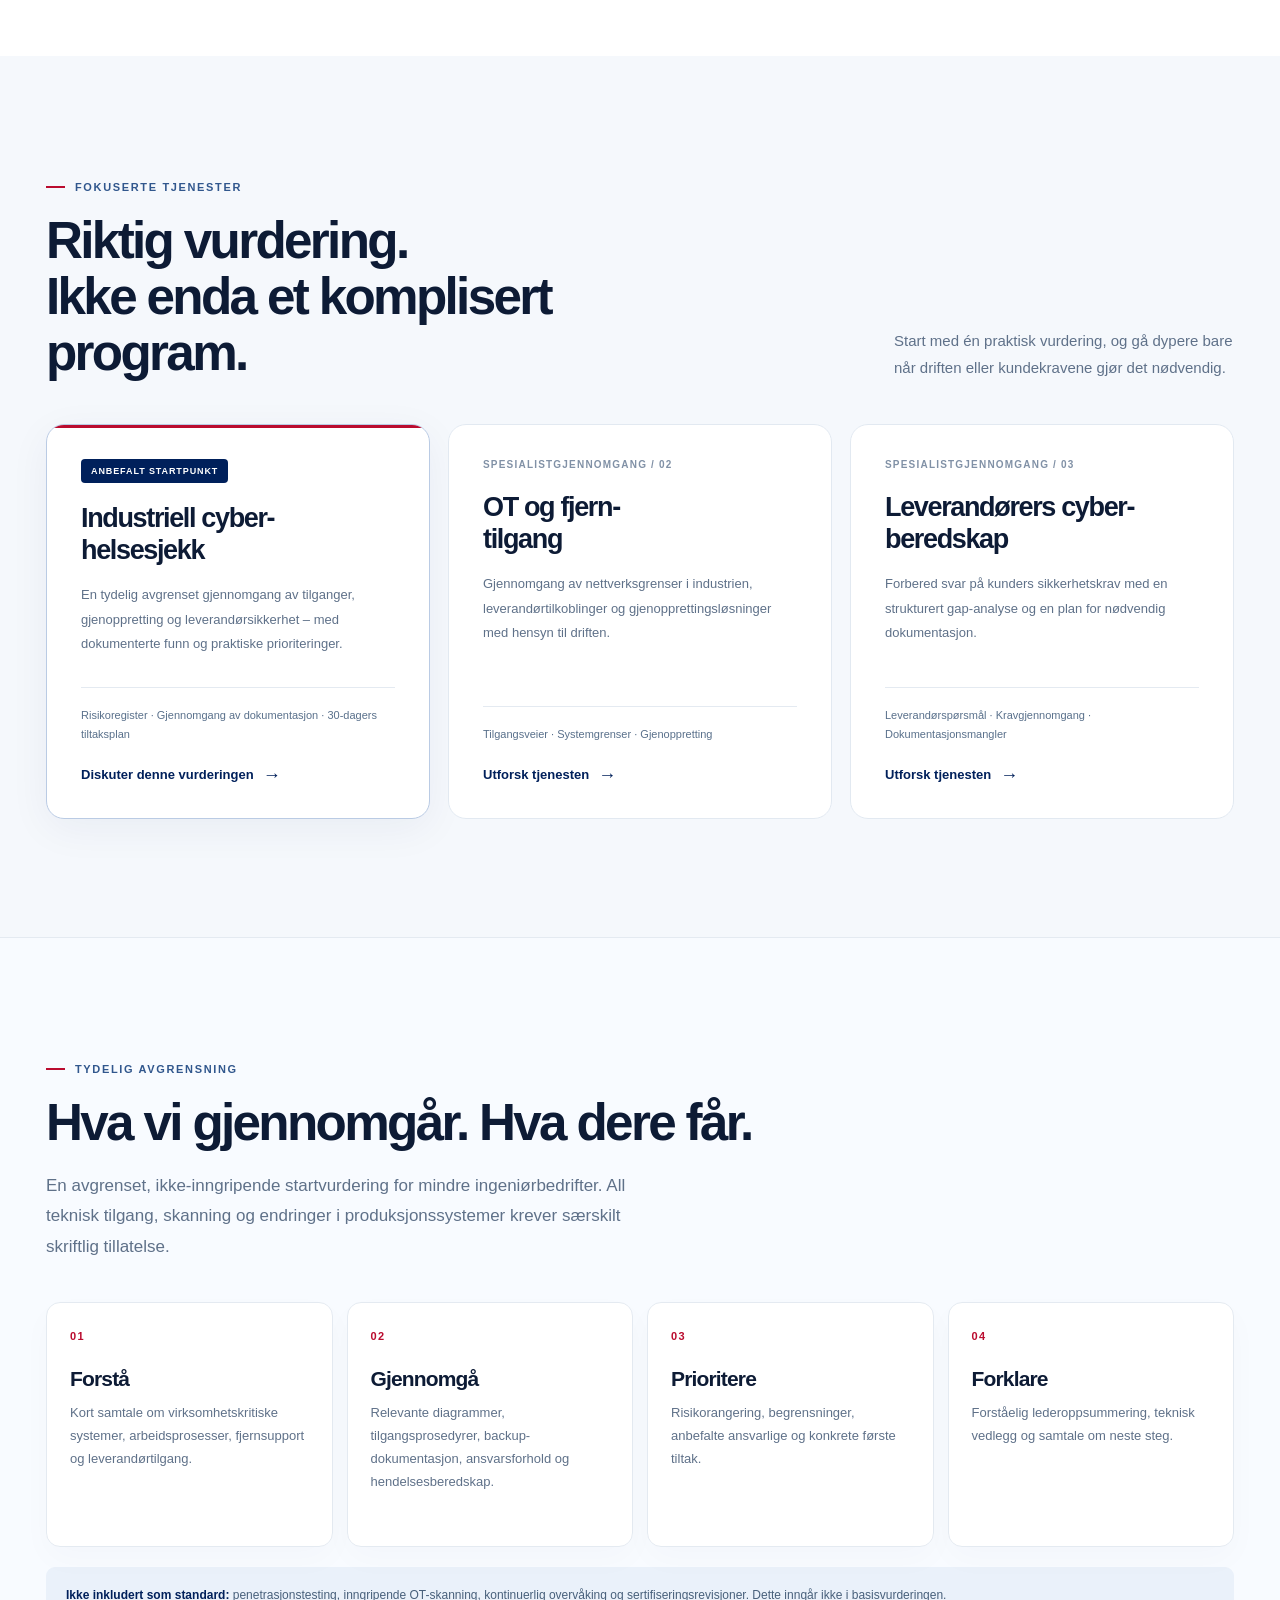
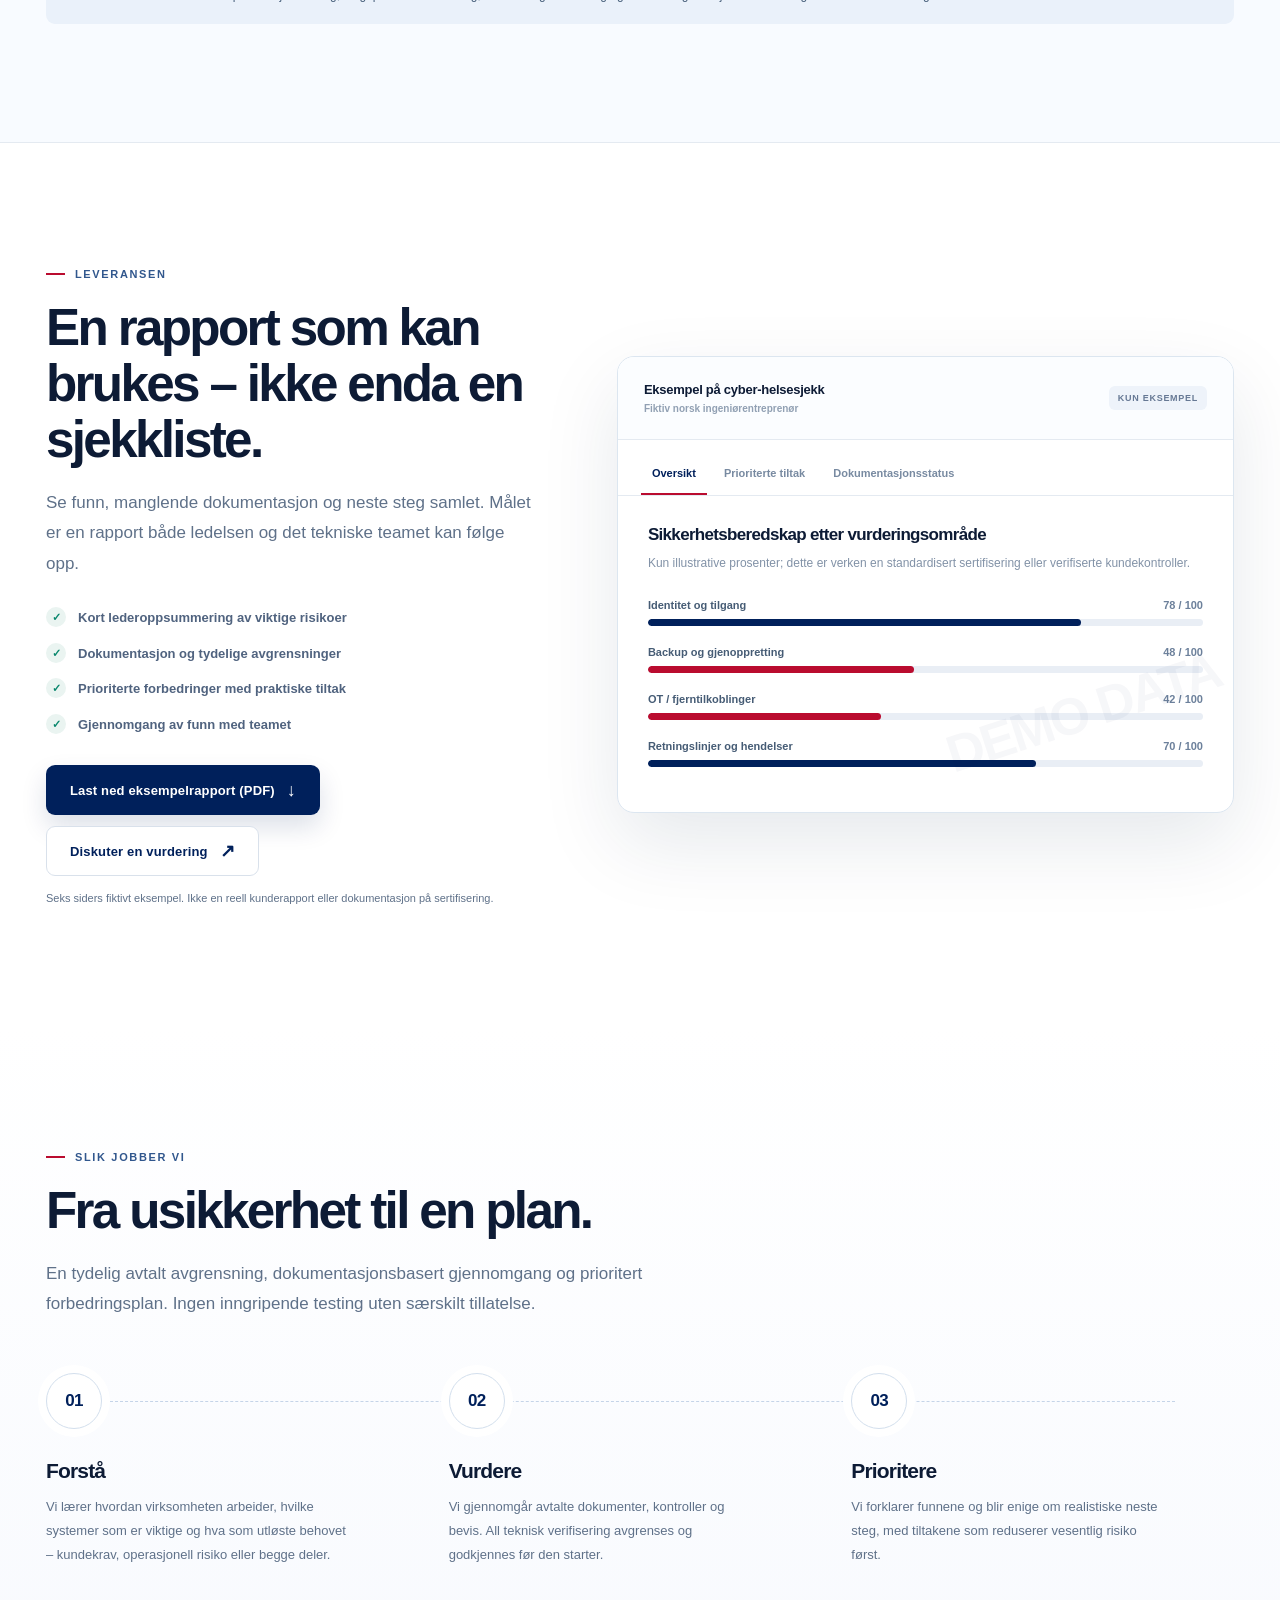
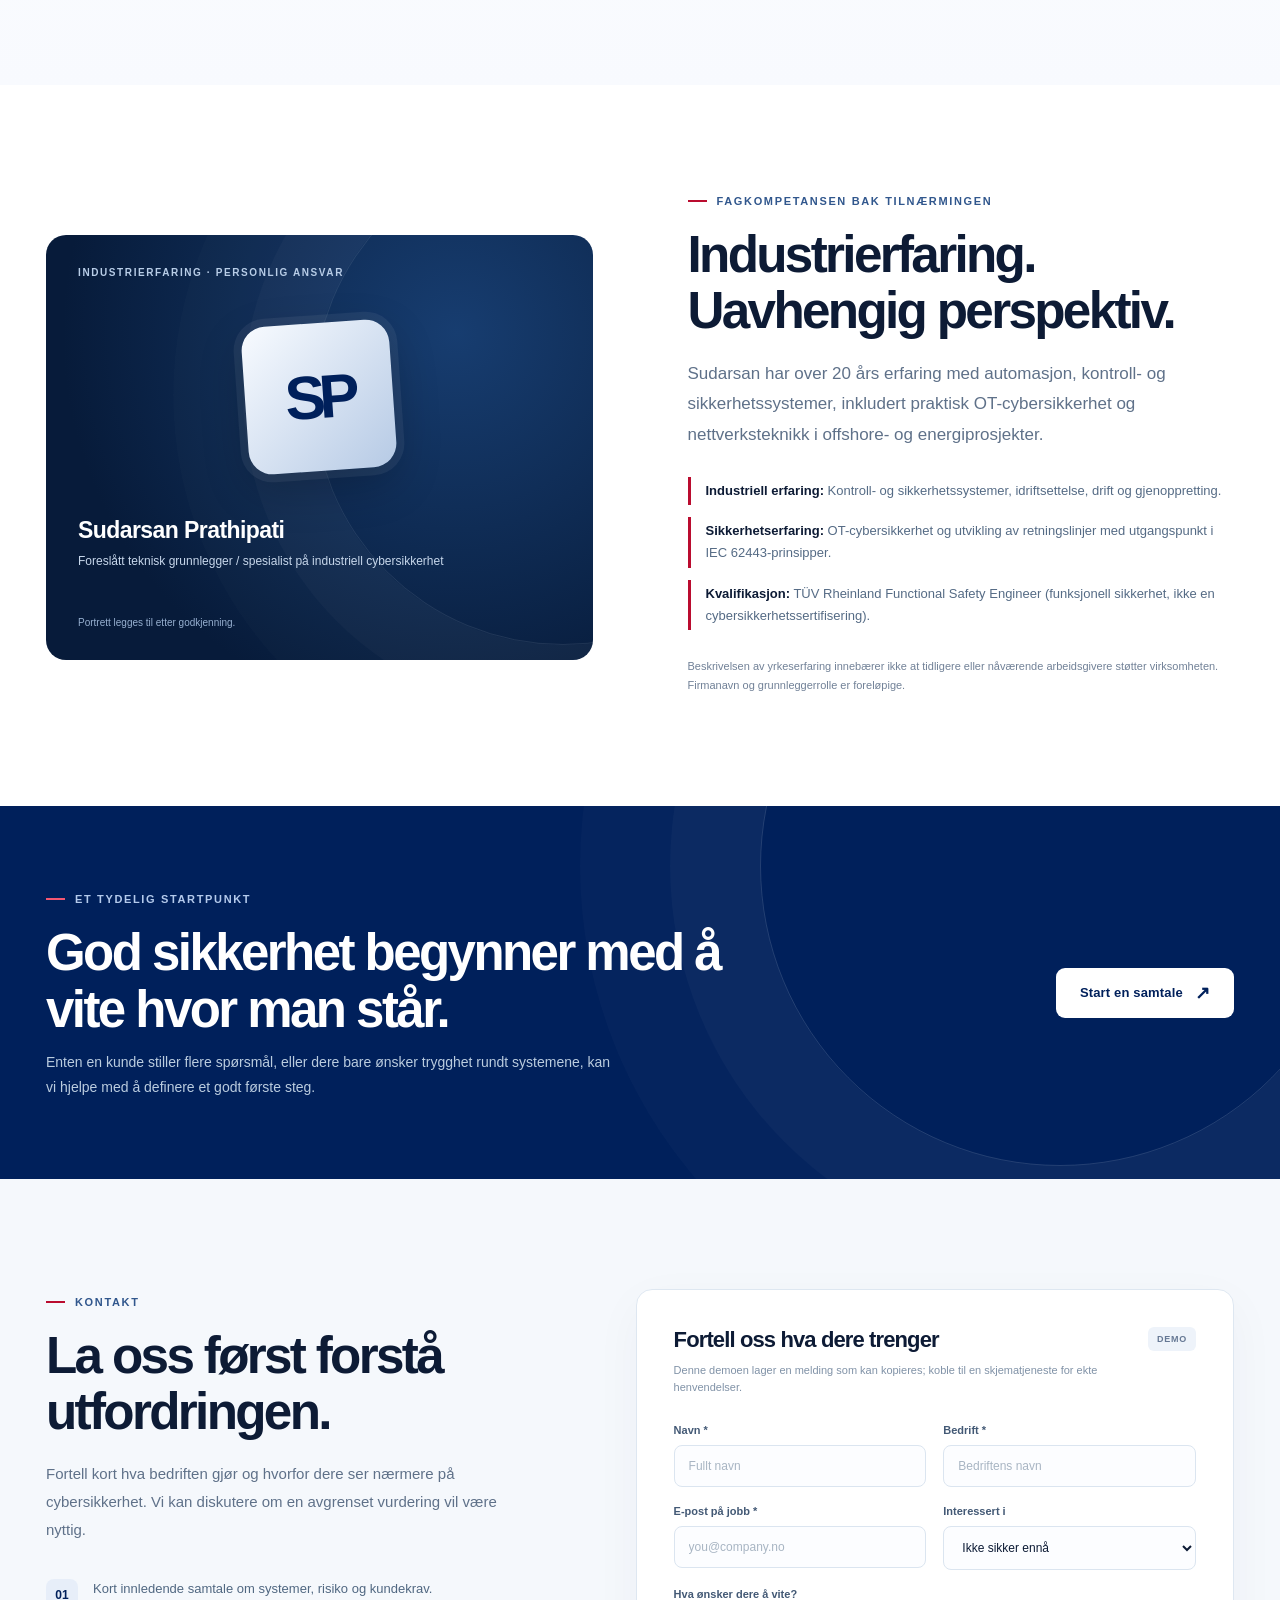
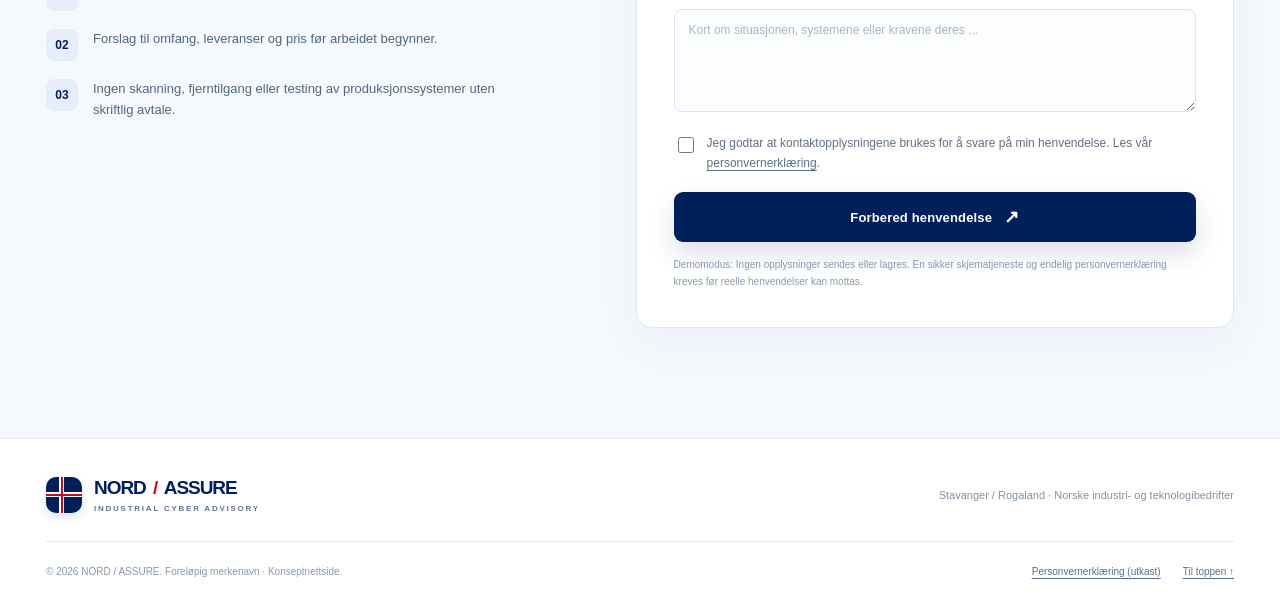
<file: no/index.html>
<!DOCTYPE html>
<html lang="nb">
<head>
  <meta charset="UTF-8" />
  <meta name="viewport" content="width=device-width, initial-scale=1.0" />
  <meta name="theme-color" content="#ffffff" />
  <meta property="og:type" content="website" />
  <meta property="og:title" content="NORD / ASSURE | Industrielle cybersikkerhetsvurderinger" />
  <meta name="description" content="Uavhengige cybersikkerhetsvurderinger for norske ingeniør-, automasjons- og tekniske servicebedrifter." />
  <title>NORD / ASSURE | Uavhengige cybersikkerhetsvurderinger for industrien</title>
  <link rel="canonical" href="https://kirity.github.io/nord-assure/no/" />
  <link rel="alternate" hreflang="nb" href="https://kirity.github.io/nord-assure/no/" />
  <link rel="alternate" hreflang="en" href="https://kirity.github.io/nord-assure/en/" />
  <link rel="alternate" hreflang="x-default" href="https://kirity.github.io/nord-assure/no/" />
  <link rel="icon" type="image/svg+xml" href="../assets/icons/favicon.svg" />
  <link rel="stylesheet" href="../assets/css/styles.css" />
</head>
<body>
  <header class="site-header">
    <div class="container header-inner">
      <a class="brand" href="#top" aria-label="NORD Assure home">
        <span class="brandmark" aria-hidden="true"><i></i><b></b></span>
        <span><span class="brand-name">NORD <span class="slash">/</span> ASSURE</span><span class="brand-sub">INDUSTRIAL CYBER ADVISORY</span></span>
      </a>
      <button type="button" class="mobile-toggle" id="mobile-toggle" aria-expanded="false" aria-controls="primary-nav" aria-label="Open navigation">
        <svg viewBox="0 0 24 24" fill="none" stroke="currentColor" stroke-width="2" stroke-linecap="round"><path d="M4 7h16M4 12h16M4 17h16"/></svg>
      </button>
      <nav class="nav" id="primary-nav" aria-label="Hovedmeny">
        <a href="#why">Hvorfor det er viktig</a><a href="#services">Tjenester</a><a href="#sample">Eksempelrapport</a><a href="#approach">Vår tilnærming</a><a href="#about">Om oss</a><div class="language-switch" aria-label="Velg språk"><a href="../en/" lang="en">EN</a><span aria-hidden="true">/</span><a href="./" lang="nb" aria-current="page">NO</a></div><a class="nav-cta" href="#contact">Ta kontakt <span aria-hidden="true">↗</span></a>
      </nav>
    </div>
  </header>

  <main id="top">
    <section class="hero" aria-labelledby="hero-heading">
      <div class="container hero-grid">
        <div class="hero-content">
          <span class="eyebrow">Uavhengig industriell cybersikkerhet · Norge</span>
          <h1 id="hero-heading">Tryggere digital drift <span class="accent">for bedriftene</span> som holder industrien i <span class="hero-ending">gang<span class="red-dot" aria-hidden="true"></span></span></h1>
          <p class="hero-lead">Praktiske, uavhengige sikkerhetsvurderinger for ingeniør-, automasjons- og tekniske servicebedrifter. Få oversikt over risiko, verifiser viktige tiltak og se hva som bør forbedres først.</p>
          <div class="hero-buttons">
            <a class="btn btn-primary" href="#contact">Be om en vurdering <span class="arrow" aria-hidden="true">↗</span></a>
            <a class="btn btn-secondary" href="#sample">Se eksempelrapport <span class="arrow" aria-hidden="true">→</span></a>
          </div>
          <div class="hero-proof">
            <span><svg viewBox="0 0 24 24" fill="none" stroke-width="2" stroke-linecap="round" stroke-linejoin="round"><path d="M20 6 9 17l-5-5"/></svg>Uavhengig vurdering</span>
            <span><svg viewBox="0 0 24 24" fill="none" stroke-width="2" stroke-linecap="round" stroke-linejoin="round"><path d="M20 6 9 17l-5-5"/></svg>Industrierfaring</span>
            <span><svg viewBox="0 0 24 24" fill="none" stroke-width="2" stroke-linecap="round" stroke-linejoin="round"><path d="M20 6 9 17l-5-5"/></svg>Praktiske anbefalinger</span>
          </div>
        </div>
        <div class="hero-art" aria-label="Illustrative cybersecurity health report preview">
          <span class="orbit one" aria-hidden="true"></span><span class="orbit two" aria-hidden="true"></span>
          <div class="float-note a"><svg viewBox="0 0 24 24" fill="none" stroke="#07866c" stroke-width="1.7"><path d="m5 13 4 4L19 7"/></svg>Tydelige neste steg</div>
          <div class="dashboard">
            <div class="dash-top"><div><small>NORD / ASSURE · RAPPORTUTSNITT</small><strong>Cybersikkerhet – oversikt</strong></div><span class="demo-pill">Eksempeldata</span></div>
            <div class="dash-body">
              <div class="dash-main">
                <div class="score-ring"><div class="score-inside"><strong>67</strong><span>av 100</span></div></div>
                <div><div class="score-caption">Fiktivt eksempel · ikke en sertifisert poengsum</div><div class="dash-title">Prioriterte risikoer.<br/>Tydelige tiltak.</div><p class="dash-summary">En praktisk oversikt over de viktigste utfordringene og hva som bør gjøres først.</p></div>
              </div>
              <div class="micro-grid"><div class="micro"><strong>03</strong><span>Høyt prioriterte funn</span></div><div class="micro"><strong>05</strong><span>Vurderingsområder</span></div><div class="micro"><strong>30d</strong><span>Foreslått tiltaksplan</span></div></div>
              <div class="risk-list"><div class="risk-head"><span>Viktige funn</span><span>Status</span></div>
                <div class="risk-row"><i class="risk-indicator"></i><p>Gjennomgang av leverandørtilgang</p><span>Høy</span></div>
                <div class="risk-row"><i class="risk-indicator"></i><p>Dokumentasjon av gjenopprettingstest</p><span>Høy</span></div>
                <div class="risk-row"><i class="risk-indicator amb"></i><p>Ansvar og kontaktpersoner ved hendelser</p><span>Middels</span></div>
              </div>
            </div>
          </div>
          <div class="float-note b"><svg viewBox="0 0 24 24" fill="none" stroke="#00205b" stroke-width="1.7"><path d="M12 22s8-4 8-10V5l-8-3-8 3v7c0 6 8 10 8 10Z"/><path d="m9 12 2 2 4-4"/></svg>Utviklet med driften deres i tankene</div>
        </div>
      </div>
    </section>

    <div class="sector-strip" aria-label="Sectors we aim to serve"><div class="container sector-inner"><span class="sector-label">TILPASSET INDUSTRIENS HVERDAG</span><span class="sector">Ingeniørtjenester</span><span class="sector">Maritim sektor</span><span class="sector">Automasjon</span><span class="sector">Vedlikehold</span></div></div>

    <section class="section" id="why" aria-labelledby="why-heading"><div class="container">
      <div class="problem-top reveal"><div><span class="eyebrow">Utfordringen</span><h2 class="section-heading" id="why-heading">Små team. Kritiske systemer. Reell risiko.</h2></div><p class="section-copy">Ingeniør- og servicebedrifter er avhengige av fjerntilgang, prosjektfiler og tredjepartssystemer. Mange har ikke et eget sikkerhetsteam som kan kontrollere at beskyttelsen fungerer.</p></div>
      <div class="problem-grid">
        <article class="problem-card reveal"><span class="card-icon"><svg viewBox="0 0 24 24"><rect x="3" y="3" width="18" height="18" rx="3"/><path d="M7 8h10M7 12h7M7 16h4"/></svg></span><h3>Økende krav fra kunder</h3><p>Sikkerhetsspørsmål dukker opp i anbud, leverandørvurderinger og teknisk dokumentasjon. Det er ikke alltid klart hvilken dokumentasjon som kreves.</p><span class="num">01 / KUNDEKRAV</span></article>
        <article class="problem-card reveal"><span class="card-icon"><svg viewBox="0 0 24 24"><path d="M12 2v4M12 18v4M4.9 4.9l2.8 2.8M16.3 16.3l2.8 2.8M2 12h4M18 12h4M4.9 19.1l2.8-2.8M16.3 7.7l2.8-2.8"/><circle cx="12" cy="12" r="4"/></svg></span><h3>IT og operative systemer henger sammen</h3><p>Fjernsupport, delte nettverk, ingeniørarbeidsstasjoner og leverandører skaper risiko som generelle IT-sjekklister kan overse.</p><span class="num">02 / TEKNISK EKSPONERING</span></article>
        <article class="problem-card reveal"><span class="card-icon"><svg viewBox="0 0 24 24"><path d="M12 3 2.5 20h19L12 3Z"/><path d="M12 9v5M12 17h.01"/></svg></span><h3>Mange risikoer, uklare prioriteringer</h3><p>Selv når utfordringene er kjent, trenger ledelsen å vite hva som haster, hvorfor det er viktig og hvordan forbedringer bør se ut.</p><span class="num">03 / BESLUTNINGSSTØTTE</span></article>
      </div>
    </div></section>

    <section class="section services-section" id="services" aria-labelledby="services-heading"><div class="container">
      <div class="services-intro reveal"><div><span class="eyebrow">Fokuserte tjenester</span><h2 class="section-heading" id="services-heading">Riktig vurdering.<br/>Ikke enda et komplisert program.</h2></div><p class="section-copy">Start med én praktisk vurdering, og gå dypere bare når driften eller kundekravene gjør det nødvendig.</p></div>
      <div class="service-grid">
        <article class="service-card featured reveal"><span class="service-flag">Anbefalt startpunkt</span><h3>Industriell cyber-<br/>helsesjekk</h3><p>En tydelig avgrenset gjennomgang av tilganger, gjenoppretting og leverandørsikkerhet – med dokumenterte funn og praktiske prioriteringer.</p><div class="service-bottom"><div class="service-points">Risikoregister · Gjennomgang av dokumentasjon · 30-dagers tiltaksplan</div><a href="#contact" class="text-link service-link" data-service="Industrial Cyber Health Check">Diskuter denne vurderingen <span class="arrow" aria-hidden="true">→</span></a></div></article>
        <article class="service-card reveal"><span class="service-label">SPESIALISTGJENNOMGANG / 02</span><h3>OT og fjern-<br/>tilgang</h3><p>Gjennomgang av nettverksgrenser i industrien, leverandørtilkoblinger og gjenopprettingsløsninger med hensyn til driften.</p><div class="service-bottom"><div class="service-points">Tilgangsveier · Systemgrenser · Gjenoppretting</div><a href="#contact" class="text-link service-link" data-service="OT & Remote Access Review">Utforsk tjenesten <span class="arrow" aria-hidden="true">→</span></a></div></article>
        <article class="service-card reveal"><span class="service-label">SPESIALISTGJENNOMGANG / 03</span><h3>Leverandørers cyber-<br/>beredskap</h3><p>Forbered svar på kunders sikkerhetskrav med en strukturert gap-analyse og en plan for nødvendig dokumentasjon.</p><div class="service-bottom"><div class="service-points">Leverandørspørsmål · Kravgjennomgang · Dokumentasjonsmangler</div><a href="#contact" class="text-link service-link" data-service="Supplier Cyber Readiness">Utforsk tjenesten <span class="arrow" aria-hidden="true">→</span></a></div></article>
      </div>
    </div></section>


    <section class="section scope-section" id="scope" aria-labelledby="scope-heading"><div class="container">
      <div class="scope-intro reveal"><span class="eyebrow">Tydelig avgrensning</span><h2 class="section-heading" id="scope-heading">Hva vi gjennomgår. Hva dere får.</h2><p class="section-copy">En avgrenset, ikke-inngripende startvurdering for mindre ingeniørbedrifter. All teknisk tilgang, skanning og endringer i produksjonssystemer krever særskilt skriftlig tillatelse.</p></div>
      <div class="scope-grid">
        <article class="scope-card reveal"><div class="scope-number">01</div><h3>Forstå</h3><p>Kort samtale om virksomhetskritiske systemer, arbeidsprosesser, fjernsupport og leverandørtilgang.</p></article>
        <article class="scope-card reveal"><div class="scope-number">02</div><h3>Gjennomgå</h3><p>Relevante diagrammer, tilgangsprosedyrer, backup-dokumentasjon, ansvarsforhold og hendelsesberedskap.</p></article>
        <article class="scope-card reveal"><div class="scope-number">03</div><h3>Prioritere</h3><p>Risikorangering, begrensninger, anbefalte ansvarlige og konkrete første tiltak.</p></article>
        <article class="scope-card reveal"><div class="scope-number">04</div><h3>Forklare</h3><p>Forståelig lederoppsummering, teknisk vedlegg og samtale om neste steg.</p></article>
      </div>
      <div class="scope-footnote"><strong>Ikke inkludert som standard:</strong> penetrasjonstesting, inngripende OT-skanning, kontinuerlig overvåking og sertifiseringsrevisjoner. Dette inngår ikke i basisvurderingen.</div>
    </div></section>

    <section class="section report-section" id="sample" aria-labelledby="report-heading"><div class="container report-layout">
      <div class="report-copy reveal"><span class="eyebrow">Leveransen</span><h2 class="section-heading" id="report-heading">En rapport som kan brukes – ikke enda en sjekkliste.</h2><p class="section-copy">Se funn, manglende dokumentasjon og neste steg samlet. Målet er en rapport både ledelsen og det tekniske teamet kan følge opp.</p>
        <ul class="report-checks"><li>Kort lederoppsummering av viktige risikoer</li><li>Dokumentasjon og tydelige avgrensninger</li><li>Prioriterte forbedringer med praktiske tiltak</li><li>Gjennomgang av funn med teamet</li></ul>
        <div class="report-buttons"><a class="btn btn-primary" href="../assets/downloads/sample-cyber-health-report.pdf" download>Last ned eksempelrapport (PDF) <span class="arrow" aria-hidden="true">↓</span></a><a class="btn btn-secondary" href="#contact">Diskuter en vurdering <span class="arrow" aria-hidden="true">↗</span></a></div><p class="example-disclaimer">Seks siders fiktivt eksempel. Ikke en reell kunderapport eller dokumentasjon på sertifisering.</p>
      </div>
      <div class="report-shell reveal" aria-label="Interactive sample report using fictional information">
        <div class="report-shell-top"><div><strong>Eksempel på cyber-helsesjekk</strong><br/><small>Fiktiv norsk ingeniørentreprenør</small></div><span class="demo-pill">Kun eksempel</span></div>
        <div class="report-tabs" role="tablist" aria-label="Sample report views">
          <button class="report-tab" type="button" role="tab" id="tab-overview" aria-controls="panel-overview" aria-selected="true" tabindex="0" data-tab="overview">Oversikt</button>
          <button class="report-tab" type="button" role="tab" id="tab-priorities" aria-controls="panel-priorities" aria-selected="false" tabindex="-1" data-tab="priorities">Prioriterte tiltak</button>
          <button class="report-tab" type="button" role="tab" id="tab-evidence" aria-controls="panel-evidence" aria-selected="false" tabindex="-1" data-tab="evidence">Dokumentasjonsstatus</button>
        </div>
        <div class="report-panel" id="panel-overview" role="tabpanel" aria-labelledby="tab-overview"><h3>Sikkerhetsberedskap etter vurderingsområde</h3><p class="panel-sub">Kun illustrative prosenter; dette er verken en standardisert sertifisering eller verifiserte kundekontroller.</p>
          <div class="bars"><div><div class="bar-title"><span>Identitet og tilgang</span><span>78 / 100</span></div><div class="track"><div class="fill" style="--value:78%"></div></div></div><div><div class="bar-title"><span>Backup og gjenoppretting</span><span>48 / 100</span></div><div class="track"><div class="fill alert" style="--value:48%"></div></div></div><div><div class="bar-title"><span>OT / fjerntilkoblinger</span><span>42 / 100</span></div><div class="track"><div class="fill alert" style="--value:42%"></div></div></div><div><div class="bar-title"><span>Retningslinjer og hendelser</span><span>70 / 100</span></div><div class="track"><div class="fill" style="--value:70%"></div></div></div></div>
        </div>
        <div class="report-panel" id="panel-priorities" role="tabpanel" aria-labelledby="tab-priorities" hidden><h3>Prioriterte forbedringer</h3><p class="panel-sub">Eksempel på hvordan funn blir til håndterbare tiltak.</p><div class="priority-list"><div class="priority"><span class="tag">HØY</span><div><strong>Gjennomgå og begrens tredjeparts fjerntilgang</strong><p>Bekreft hvem som kan koble seg til, hvordan tilgang godkjennes og hvordan den avsluttes.</p></div></div><div class="priority"><span class="tag">HØY</span><div><strong>Dokumenter en faktisk gjenopprettingstest</strong><p>Planlegg en gjenopprettingstest for et kritisk system og dokumenter resultatet.</p></div></div><div class="priority"><span class="tag medium">MIDDELS</span><div><strong>Avklar ansvar ved sikkerhetshendelser</strong><p>Dokumenter eskalering og viktige kontaktpersoner.</p></div></div></div></div>
        <div class="report-panel" id="panel-evidence" role="tabpanel" aria-labelledby="tab-evidence" hidden><h3>Dokumentasjon og verifisering</h3><p class="panel-sub">Skill mellom beskrevne rutiner og bevis for at et tiltak fungerer.</p><div class="evidence-item"><span>Godkjenning av fjerntilgang</span><span class="state">Må gjennomgås</span></div><div class="evidence-item"><span>Dokumentasjon av backup-rutiner</span><span class="state ok">Mottatt</span></div><div class="evidence-item"><span>Siste gjenopprettingstest</span><span class="state">Ikke dokumentert</span></div><div class="evidence-item"><span>Kontaktliste ved hendelser</span><span class="state ok">Mottatt</span></div></div>
      </div>
    </div></section>

    <section class="section process-section" id="approach" aria-labelledby="approach-heading"><div class="container"><div class="process-head reveal"><span class="eyebrow">Slik jobber vi</span><h2 class="section-heading" id="approach-heading">Fra usikkerhet til en plan.</h2><p class="section-copy">En tydelig avtalt avgrensning, dokumentasjonsbasert gjennomgang og prioritert forbedringsplan. Ingen inngripende testing uten særskilt tillatelse.</p></div>
      <div class="process-grid"><div class="step reveal"><div class="step-number">01</div><h3>Forstå</h3><p>Vi lærer hvordan virksomheten arbeider, hvilke systemer som er viktige og hva som utløste behovet – kundekrav, operasjonell risiko eller begge deler.</p></div><div class="step reveal"><div class="step-number">02</div><h3>Vurdere</h3><p>Vi gjennomgår avtalte dokumenter, kontroller og bevis. All teknisk verifisering avgrenses og godkjennes før den starter.</p></div><div class="step reveal"><div class="step-number">03</div><h3>Prioritere</h3><p>Vi forklarer funnene og blir enige om realistiske neste steg, med tiltakene som reduserer vesentlig risiko først.</p></div></div>
    </div></section>

    <section class="section about-section" id="about" aria-labelledby="about-heading"><div class="container about-layout">
      <div class="founder-visual reveal">
        <div class="founder-topline">INDUSTRIERFARING · PERSONLIG ANSVAR</div>
        <div class="founder-avatar" role="img" aria-label="Founder photo placeholder; actual photo not yet published"><span>SP</span></div>
        <div class="founder-id"><strong>Sudarsan Prathipati</strong><span>Foreslått teknisk grunnlegger / spesialist på industriell cybersikkerhet</span></div>
        <p class="founder-photo-note">Portrett legges til etter godkjenning.</p>
      </div>
      <div class="about-content reveal"><span class="eyebrow">Fagkompetansen bak tilnærmingen</span>
        <h2 class="section-heading" id="about-heading">Industrierfaring. Uavhengig perspektiv.</h2>
        <p class="section-copy">Sudarsan har over 20 års erfaring med automasjon, kontroll- og sikkerhetssystemer, inkludert praktisk OT-cybersikkerhet og nettverksteknikk i offshore- og energiprosjekter.</p>
        <ul class="founder-facts">
          <li><strong>Industriell erfaring:</strong> Kontroll- og sikkerhetssystemer, idriftsettelse, drift og gjenoppretting.</li>
          <li><strong>Sikkerhetserfaring:</strong> OT-cybersikkerhet og utvikling av retningslinjer med utgangspunkt i IEC 62443-prinsipper.</li>
          <li><strong>Kvalifikasjon:</strong> TÜV Rheinland Functional Safety Engineer (funksjonell sikkerhet, ikke en cybersikkerhetssertifisering).</li>
        </ul>
        <p class="founder-disclaimer">Beskrivelsen av yrkeserfaring innebærer ikke at tidligere eller nåværende arbeidsgivere støtter virksomheten. Firmanavn og grunnleggerrolle er foreløpige.</p>
      </div>
    </div></section>

    <section class="cta-section"><div class="container cta-inner"><div><span class="eyebrow">Et tydelig startpunkt</span><h2>God sikkerhet begynner med å vite hvor man står.</h2><p>Enten en kunde stiller flere spørsmål, eller dere bare ønsker trygghet rundt systemene, kan vi hjelpe med å definere et godt første steg.</p></div><a class="btn btn-light" href="#contact">Start en samtale <span class="arrow" aria-hidden="true">↗</span></a></div></section>

    <section class="contact-section" id="contact" aria-labelledby="contact-heading"><div class="container contact-layout"><div class="contact-copy reveal"><span class="eyebrow">Kontakt</span><h2 class="section-heading" id="contact-heading">La oss først forstå utfordringen.</h2><p>Fortell kort hva bedriften gjør og hvorfor dere ser nærmere på cybersikkerhet. Vi kan diskutere om en avgrenset vurdering vil være nyttig.</p><div class="contact-points"><div class="contact-point"><b>01</b><span>Kort innledende samtale om systemer, risiko og kundekrav.</span></div><div class="contact-point"><b>02</b><span>Forslag til omfang, leveranser og pris før arbeidet begynner.</span></div><div class="contact-point"><b>03</b><span>Ingen skanning, fjerntilgang eller testing av produksjonssystemer uten skriftlig avtale.</span></div></div></div>
      <form class="contact-card reveal" id="contact-form" method="post" novalidate><div class="form-top"><div><h3>Fortell oss hva dere trenger</h3><p id="contact-form-status">Denne demoen lager en melding som kan kopieres; koble til en skjematjeneste for ekte henvendelser.</p></div><span class="demo-pill" id="form-mode-pill">Demo</span></div>
        <div class="field-grid"><div class="field"><label for="name">Navn *</label><input id="name" name="name" placeholder="Fullt navn" required autocomplete="name" /></div><div class="field"><label for="company">Bedrift *</label><input id="company" name="company" placeholder="Bedriftens navn" required autocomplete="organization" /></div></div>
        <div class="field-grid"><div class="field"><label for="email">E-post på jobb *</label><input id="email" type="email" name="email" placeholder="you@company.no" required autocomplete="email" /></div><div class="field"><label for="service">Interessert i</label><select name="service" id="service"><option value="General cybersecurity discussion">Ikke sikker ennå</option><option value="Industrial Cyber Health Check">Cyber-helsesjekk</option><option value="OT & Remote Access Review">OT og fjerntilgang</option><option value="Supplier Cyber Readiness">Leverandørberedskap</option></select></div></div>
        <div class="field"><label for="message">Hva ønsker dere å vite?</label><textarea id="message" name="message" placeholder="Kort om situasjonen, systemene eller kravene deres ..."></textarea></div>
        <div class="consent-field"><label><input type="checkbox" id="privacy-consent" required /> <span>Jeg godtar at kontaktopplysningene brukes for å svare på min henvendelse. Les vår <a href="privacy.html">personvernerklæring</a>.</span></label></div><div id="form-feedback" class="form-feedback" role="status" aria-live="polite"></div>
        <button class="btn btn-primary form-submit" type="submit"><span id="submit-label">Forbered henvendelse</span> <span class="arrow" aria-hidden="true">↗</span></button>
        <p class="form-note">Demomodus: Ingen opplysninger sendes eller lagres. En sikker skjematjeneste og endelig personvernerklæring kreves før reelle henvendelser kan mottas.</p>
      </form>
    </div></section>
  </main>

  <footer><div class="container"><div class="footer-top"><a class="brand" href="#top"><span class="brandmark" aria-hidden="true"><i></i><b></b></span><span><span class="brand-name">NORD <span class="slash">/</span> ASSURE</span><span class="brand-sub">INDUSTRIAL CYBER ADVISORY</span></span></a><p>Stavanger / Rogaland · Norske industri- og teknologibedrifter</p></div><div class="footer-bottom"><span>© <span id="year">2026</span> NORD / ASSURE. Foreløpig merkenavn · Konseptnettside.</span><div class="footer-links"><a href="privacy.html">Personvernerklæring (utkast)</a><a href="#top">Til toppen ↑</a></div></div></div></footer>

  <div class="modal-backdrop" id="enquiry-modal" role="presentation"><div class="modal-card" role="dialog" aria-modal="true" aria-labelledby="modal-title"><button class="modal-close" id="modal-close" type="button" aria-label="Close dialog">×</button><span class="eyebrow">Utkast til henvendelse</span><h2 id="modal-title">Klar til å kopiere</h2><p>Dette er en nettsideprototype, så ingen melding er sendt. Kopier teksten nedenfor og send den til bedriftens fremtidige e-postadresse. En ekte skjematjeneste kan kobles til via prosjektets konfigurasjonsfil.</p><textarea id="enquiry-text" readonly aria-label="Generated enquiry message"></textarea><div class="modal-actions"><button class="btn btn-secondary" type="button" id="cancel-modal">Lukk</button><button class="btn btn-primary" type="button" id="copy-enquiry">Kopier melding <span class="arrow" aria-hidden="true">↗</span></button></div></div></div>
  <div class="toast" id="toast" role="status" aria-live="polite"></div>
  <script src="../assets/js/config.js"></script>
  <script src="../assets/js/main.js" defer></script>
</body>
</html>
</file>
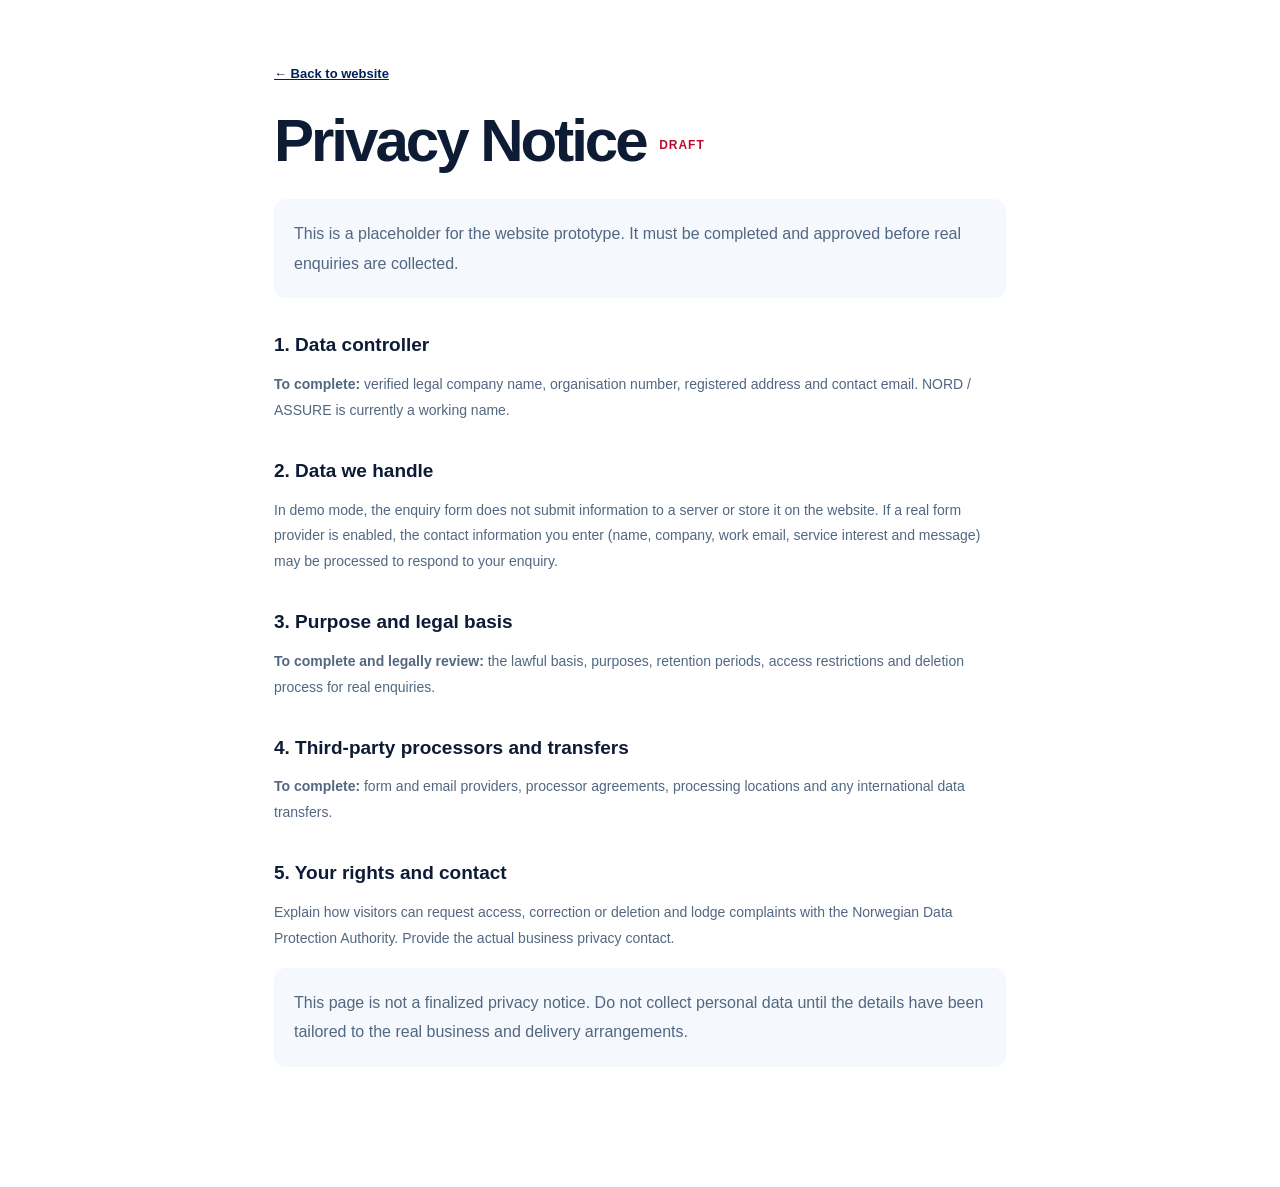
<file: privacy.html>
<!doctype html>
<html lang="en">
<head>
  <meta charset="utf-8" />
  <meta name="viewport" content="width=device-width, initial-scale=1" />
  <meta name="robots" content="noindex" />
  <meta http-equiv="refresh" content="0; url=en/privacy.html" />
  <title>Privacy Notice | NORD / ASSURE</title>
  <script>window.location.replace("en/privacy.html" + window.location.search + window.location.hash);</script>
</head>
<body>
  <p><a href="en/privacy.html">Open the English privacy notice</a></p>
</body>
</html>
</file>
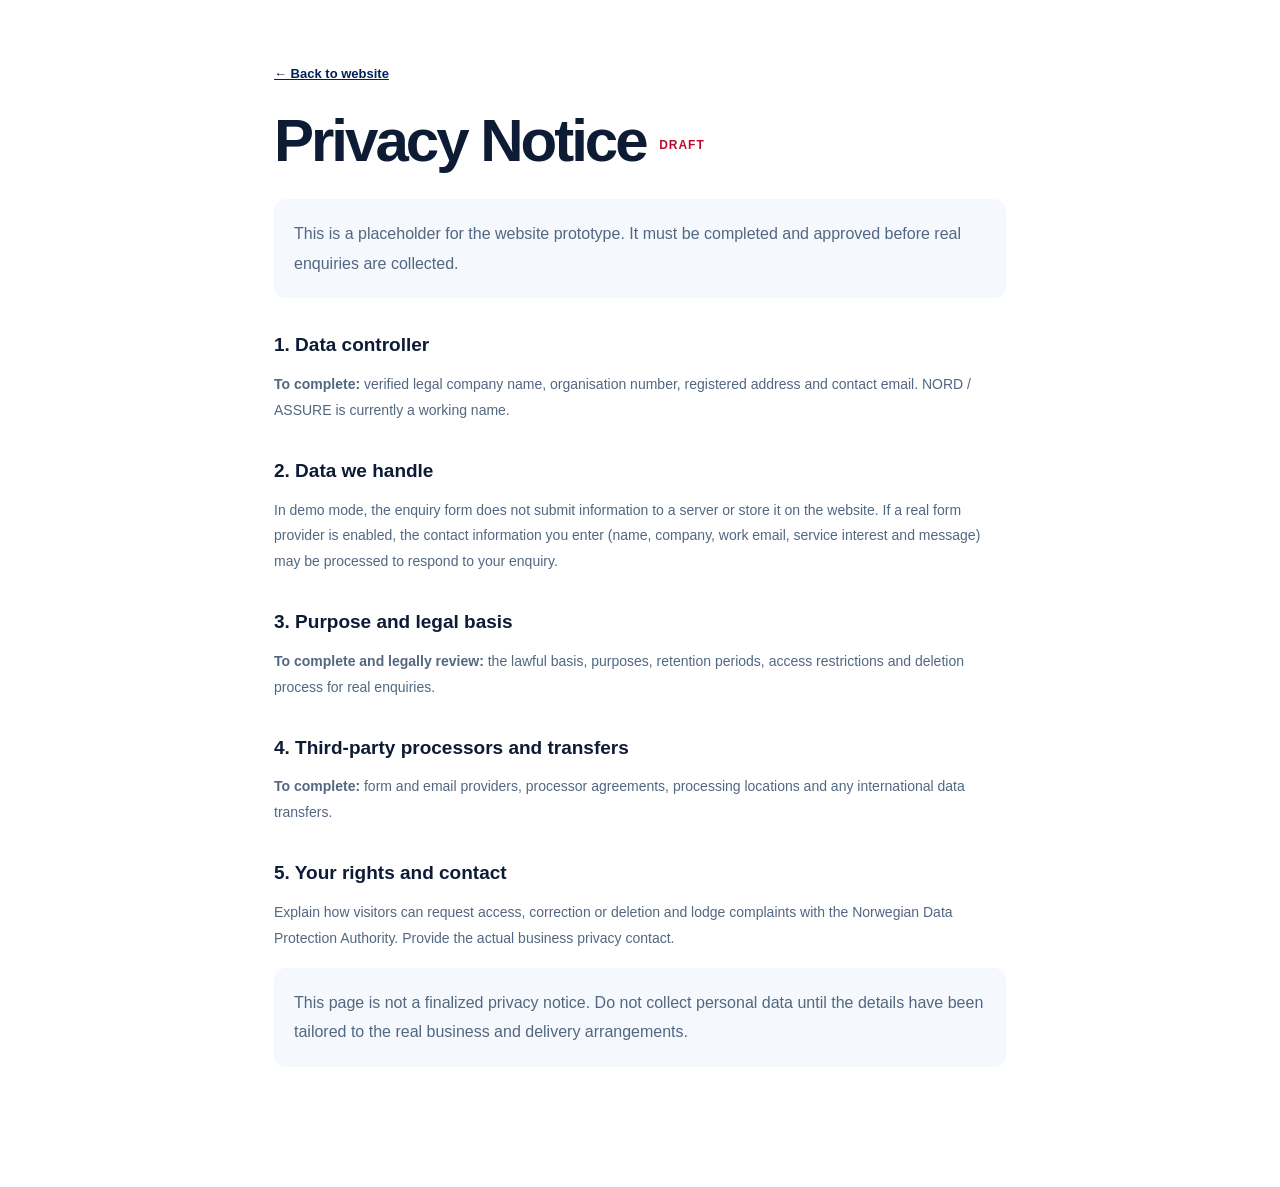
<file: en/privacy.html>
<!doctype html><html lang="en"><head><meta charset="utf-8"><meta name="viewport" content="width=device-width,initial-scale=1"><meta name="robots" content="noindex"><title>Privacy Notice — Draft | NORD / ASSURE</title><link rel="stylesheet" href="../assets/css/styles.css"><link rel="icon" href="../assets/icons/favicon.svg"><style>.legal-wrap{max-width:780px;margin:64px auto 120px;padding:0 24px}.legal-wrap h1{font-size:clamp(36px,6vw,60px);letter-spacing:-.05em;margin:24px 0}.legal-wrap h2{font-size:19px;margin-top:36px}.legal-wrap p{line-height:1.85;color:#526781;font-size:14px}.legal-wrap .lead{font-size:16px;background:#f5f8fc;padding:20px;border-radius:12px}.draft-tag{font-size:12px;letter-spacing:.08em;color:#ba0c2f;vertical-align:middle}.legal-wrap a{color:#00205b;text-decoration:underline}</style></head><body><main class="legal-wrap"><a href="./" class="text-link">← Back to website</a><h1>Privacy Notice <span class="draft-tag">DRAFT</span></h1>
  <p class="lead">This is a placeholder for the website prototype. It must be completed and approved before real enquiries are collected.</p>
  <h2>1. Data controller</h2><p><strong>To complete:</strong> verified legal company name, organisation number, registered address and contact email. NORD / ASSURE is currently a working name.</p>
  <h2>2. Data we handle</h2><p>In demo mode, the enquiry form does not submit information to a server or store it on the website. If a real form provider is enabled, the contact information you enter (name, company, work email, service interest and message) may be processed to respond to your enquiry.</p>
  <h2>3. Purpose and legal basis</h2><p><strong>To complete and legally review:</strong> the lawful basis, purposes, retention periods, access restrictions and deletion process for real enquiries.</p>
  <h2>4. Third-party processors and transfers</h2><p><strong>To complete:</strong> form and email providers, processor agreements, processing locations and any international data transfers.</p>
  <h2>5. Your rights and contact</h2><p>Explain how visitors can request access, correction or deletion and lodge complaints with the Norwegian Data Protection Authority. Provide the actual business privacy contact.</p>
  <p class="lead">This page is not a finalized privacy notice. Do not collect personal data until the details have been tailored to the real business and delivery arrangements.</p></main></body></html>
</file>
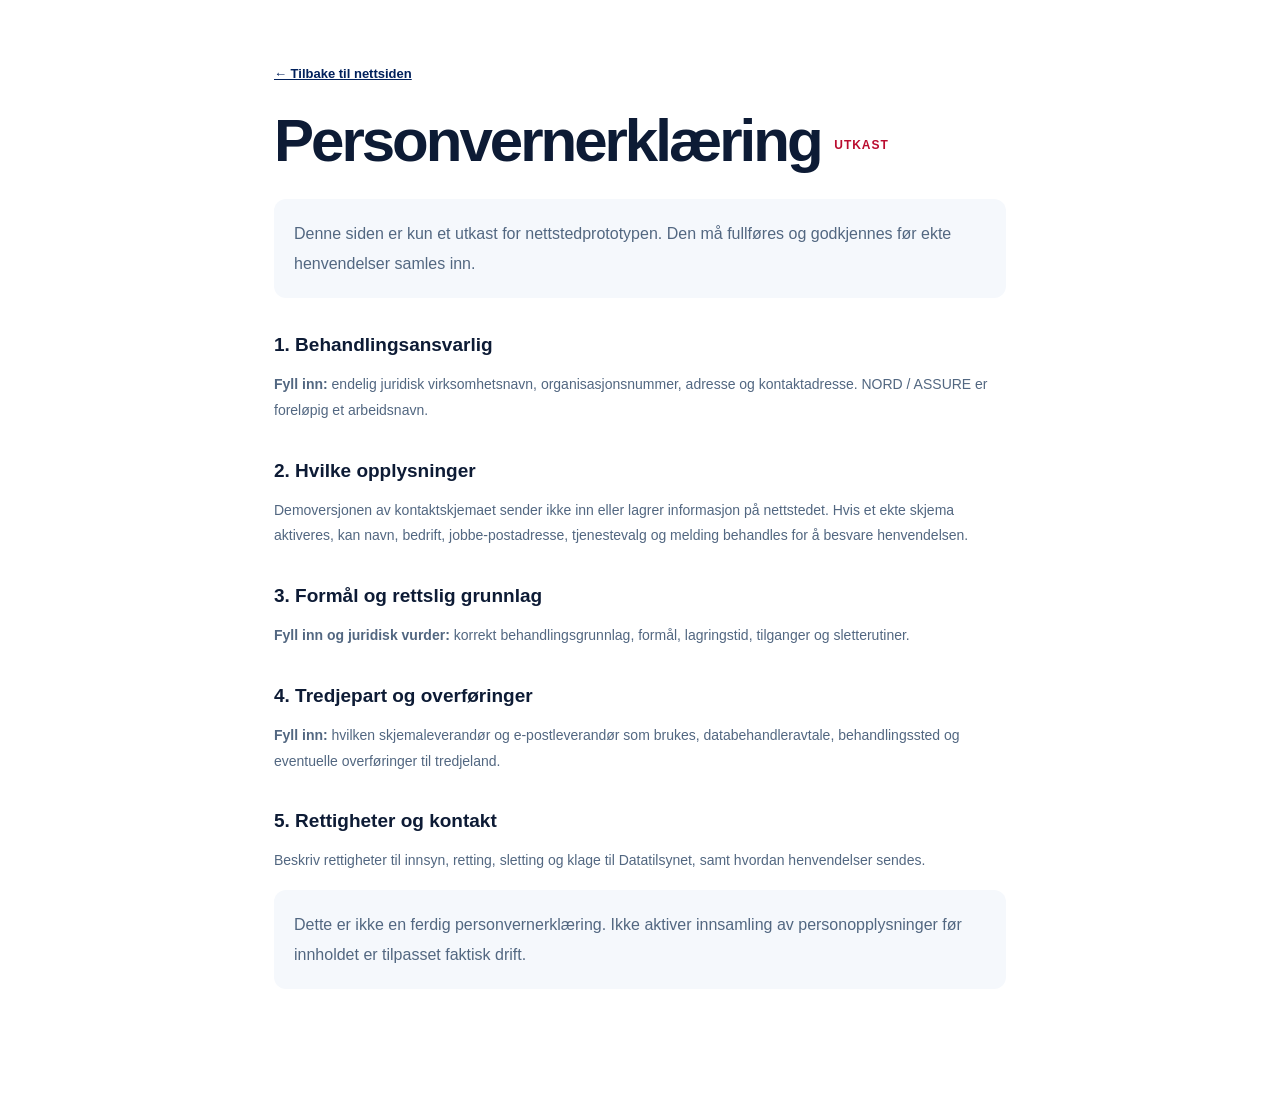
<file: no/privacy.html>
<!doctype html><html lang="nb"><head><meta charset="utf-8"><meta name="viewport" content="width=device-width,initial-scale=1"><meta name="robots" content="noindex"><title>Personvernerklæring – utkast | NORD / ASSURE</title><link rel="stylesheet" href="../assets/css/styles.css"><link rel="icon" href="../assets/icons/favicon.svg"><style>.legal-wrap{max-width:780px;margin:64px auto 120px;padding:0 24px}.legal-wrap h1{font-size:clamp(36px,6vw,60px);letter-spacing:-.05em;margin:24px 0}.legal-wrap h2{font-size:19px;margin-top:36px}.legal-wrap p{line-height:1.85;color:#526781;font-size:14px}.legal-wrap .lead{font-size:16px;background:#f5f8fc;padding:20px;border-radius:12px}.draft-tag{font-size:12px;letter-spacing:.08em;color:#ba0c2f;vertical-align:middle}.legal-wrap a{color:#00205b;text-decoration:underline}</style></head><body><main class="legal-wrap"><a href="./" class="text-link">← Tilbake til nettsiden</a><h1>Personvernerklæring <span class="draft-tag">UTKAST</span></h1>
  <p class="lead">Denne siden er kun et utkast for nettstedprototypen. Den må fullføres og godkjennes før ekte henvendelser samles inn.</p>
  <h2>1. Behandlingsansvarlig</h2><p><strong>Fyll inn:</strong> endelig juridisk virksomhetsnavn, organisasjonsnummer, adresse og kontaktadresse. NORD / ASSURE er foreløpig et arbeidsnavn.</p>
  <h2>2. Hvilke opplysninger</h2><p>Demoversjonen av kontaktskjemaet sender ikke inn eller lagrer informasjon på nettstedet. Hvis et ekte skjema aktiveres, kan navn, bedrift, jobbe-postadresse, tjenestevalg og melding behandles for å besvare henvendelsen.</p>
  <h2>3. Formål og rettslig grunnlag</h2><p><strong>Fyll inn og juridisk vurder:</strong> korrekt behandlingsgrunnlag, formål, lagringstid, tilganger og sletterutiner.</p>
  <h2>4. Tredjepart og overføringer</h2><p><strong>Fyll inn:</strong> hvilken skjemaleverandør og e-postleverandør som brukes, databehandleravtale, behandlingssted og eventuelle overføringer til tredjeland.</p>
  <h2>5. Rettigheter og kontakt</h2><p>Beskriv rettigheter til innsyn, retting, sletting og klage til Datatilsynet, samt hvordan henvendelser sendes.</p>
  <p class="lead">Dette er ikke en ferdig personvernerklæring. Ikke aktiver innsamling av personopplysninger før innholdet er tilpasset faktisk drift.</p></main></body></html>
</file>
<file: assets/css/styles.css>
/* NORD / ASSURE — extracted from v2, refined for v3 */
:root {
    --navy: #00205b;
    --navy-dark: #071b3a;
    --red: #ba0c2f;
    --red-soft: #fbeaf0;
    --ink: #0d1b35;
    --muted: #5f7189;
    --line: #e4eaf1;
    --wash: #f5f8fc;
    --blue-wash: #eaf1fa;
    --white: #fff;
    --green: #07866c;
    --display: "Avenir Next", "Segoe UI", "Helvetica Neue", Arial, sans-serif;
    --body: "Inter", "Segoe UI", Helvetica, Arial, sans-serif;
    --radius: 18px;
    --shadow: 0 22px 60px rgba(17,44,80,.08);
  }
  *, *::before, *::after {box-sizing:border-box}
  html {scroll-behavior:smooth;scroll-padding-top:90px}
  body {margin:0;background:var(--white);color:var(--ink);font-family:var(--body);-webkit-font-smoothing:antialiased}
  body.modal-open {overflow:hidden}
  button,input,select,textarea {font:inherit}
  button {cursor:pointer}
  a {color:inherit;text-decoration:none}
  img,svg {display:block;max-width:100%}
  .container {width:min(1188px,calc(100% - 64px));margin-inline:auto}
  .sr-only {position:absolute;width:1px;height:1px;padding:0;margin:-1px;overflow:hidden;clip:rect(0,0,0,0);white-space:nowrap;border:0}
  :focus-visible {outline:3px solid #e74d68;outline-offset:4px}
  .eyebrow {display:inline-flex;align-items:center;gap:10px;font-size:11px;letter-spacing:.15em;font-weight:800;text-transform:uppercase;color:#31578d}
  .eyebrow::before {content:"";width:19px;height:2px;background:var(--red);display:inline-block}
  .section-heading {font-family:var(--display);font-weight:760;font-size:clamp(36px,4vw,55px);letter-spacing:-.052em;line-height:1.09;margin:20px 0}
  .section-copy {max-width:620px;font-size:17px;line-height:1.8;color:var(--muted);margin:0}
  .btn {border:1px solid transparent;display:inline-flex;gap:12px;align-items:center;justify-content:center;padding:15px 23px;border-radius:9px;font-size:13px;font-weight:750;letter-spacing:.012em;min-height:50px;transition:transform .2s ease,box-shadow .2s ease,background .2s ease,border-color .2s ease;white-space:nowrap}
  .btn:hover {transform:translateY(-2px)}
  .btn-primary {background:var(--navy);color:white;box-shadow:0 12px 26px rgba(0,32,91,.14)}
  .btn-primary:hover {background:#123b7b;box-shadow:0 15px 34px rgba(0,32,91,.22)}
  .btn-secondary {background:white;border-color:#d9e1eb;color:var(--navy)}
  .btn-secondary:hover {border-color:#98acc7;background:#f9fbff}
  .btn-light {background:white;color:var(--navy)}
  .arrow {font-size:18px;line-height:1;transition:transform .2s}
  .btn:hover .arrow,.text-link:hover .arrow {transform:translateX(3px)}
  .text-link {font-weight:750;color:var(--navy);font-size:13px;display:inline-flex;gap:9px;align-items:center}
  .site-header {position:sticky;top:0;background:rgba(255,255,255,.93);backdrop-filter:blur(18px);-webkit-backdrop-filter:blur(18px);z-index:80;border-bottom:1px solid rgba(210,221,234,.8)}
  .header-inner {min-height:83px;display:flex;justify-content:space-between;align-items:center;gap:24px}
  .brand {display:inline-flex;gap:12px;align-items:center;flex-shrink:0}
  .brandmark {width:36px;height:36px;border-radius:10px;background:var(--navy);position:relative;overflow:hidden;box-shadow:0 4px 10px rgba(0,32,91,.12)}
  .brandmark:before {content:"";position:absolute;background:white;width:5px;top:0;bottom:0;left:13px}
  .brandmark:after {content:"";position:absolute;background:white;height:5px;left:0;right:0;top:15px}
  .brandmark i {position:absolute;background:var(--red);z-index:1;left:15px;top:0;bottom:0;width:2px}
  .brandmark b {position:absolute;background:var(--red);z-index:1;top:17px;left:0;right:0;height:2px}
  .brand-name {font-family:var(--display);font-size:19px;font-weight:850;letter-spacing:-.055em;color:var(--navy);line-height:1}
  .brand-name .slash {color:var(--red);margin:0 3px}
  .brand-sub {display:block;font-size:8px;letter-spacing:.22em;color:#607492;font-weight:800;margin-top:6px}
  .nav {display:flex;align-items:center;gap:34px}
  .nav a {font-size:12px;font-weight:700;color:#40536e;transition:color .2s}
  .nav a:hover {color:var(--red)}
  .nav .nav-cta {color:var(--navy);font-weight:800;border:1px solid #dbe4f0;border-radius:8px;padding:13px 15px}
  .nav .nav-cta:hover {border-color:var(--navy);color:var(--navy)}
  .mobile-toggle {display:none;border:1px solid #dde6f0;width:44px;height:44px;border-radius:9px;background:white;align-items:center;justify-content:center;color:var(--navy)}
  .mobile-toggle svg {width:22px;height:22px}
  .hero {background:radial-gradient(closest-side at 83% 36%, #edf3fb 0,rgba(237,243,251,.75) 65%,transparent 115%), linear-gradient(180deg,#fff 0%,#fff 75%,#fafcff 100%);position:relative;overflow:hidden;border-bottom:1px solid var(--line)}
  .hero::before {position:absolute;content:"";height:500px;width:500px;right:-260px;top:-290px;border:1px solid rgba(0,32,91,.09);border-radius:50%;box-shadow:0 0 0 90px rgba(0,32,91,.014),0 0 0 180px rgba(0,32,91,.012);pointer-events:none}
  .hero-grid {min-height:685px;display:grid;grid-template-columns:minmax(0,1.1fr) minmax(0,.9fr);align-items:center;gap:34px;padding:76px 0 90px}
  .hero-content,.hero-art {min-width:0}
  .hero .eyebrow {margin-bottom:26px;max-width:100%;line-height:1.45}
  .hero h1 {font-family:var(--display);font-weight:760;letter-spacing:-.052em;line-height:1.08;font-size:clamp(50px,5.35vw,78px);margin:0 0 27px;max-width:690px;text-wrap:pretty}
  .hero h1 .accent {color:var(--navy)}
  .hero-keep-together {white-space:nowrap}
  .hero-ending {white-space:nowrap}
  .red-dot {display:inline-block;width:11px;height:11px;background:var(--red);border-radius:50%;margin-left:7px;transform:translateY(-3px)}
  .hero-lead {max-width:530px;font-size:17px;line-height:1.75;color:var(--muted);margin:0 0 31px}
  .hero-buttons {display:flex;gap:12px;align-items:center;flex-wrap:wrap}
  .hero-proof {display:flex;align-items:center;gap:22px;margin-top:38px;flex-wrap:wrap}
  .hero-proof span {font-size:11px;font-weight:730;color:#5f728b;display:inline-flex;gap:8px;align-items:center}
  .hero-proof svg {width:15px;height:15px;stroke:var(--green)}
  .hero-art {position:relative;min-height:530px;display:grid;place-items:center;perspective:1000px}
  .orbit {position:absolute;border-radius:50%;border:1px solid rgba(0,32,91,.11);pointer-events:none}
  .orbit.one {width:450px;height:450px;animation:turn 32s linear infinite}
  .orbit.two {width:560px;height:560px;border-style:dashed;border-color:rgba(0,32,91,.07);animation:turn 50s linear infinite reverse}
  .orbit.one::before,.orbit.two::after {content:"";display:block;background:var(--red);height:9px;width:9px;position:absolute;top:56px;left:68px;border:3px solid white;box-sizing:content-box;border-radius:50%;box-shadow:0 0 0 2px rgba(186,12,47,.1)}
  .orbit.two::after {top:auto;left:auto;bottom:49px;right:49px;background:var(--navy)}
  @keyframes turn {to {transform:rotate(360deg)}}
  .dashboard {position:relative;z-index:2;width:min(100%,470px);border:1px solid #dbe4ef;background:#fff;box-shadow:0 25px 75px rgba(0,28,72,.13),0 1px 0 #fff inset;border-radius:15px;transform:rotate(-2deg);animation:floaty 8s ease-in-out infinite;overflow:visible}
  @keyframes floaty {0%,100% {transform:translateY(0) rotate(-2deg)} 50% {transform:translateY(-10px) rotate(-1deg)}}
  .dash-top {padding:21px 24px;display:flex;justify-content:space-between;align-items:center;border-bottom:1px solid #ebeff5;background:linear-gradient(110deg,#fff,#fafcff);border-radius:15px 15px 0 0}
  .dash-top small,.dash-top strong {display:block}
  .dash-top small {font-size:9px;letter-spacing:.13em;color:#8a9aaf;font-weight:850;margin-bottom:6px}
  .dash-top strong {font-size:14px;letter-spacing:-.03em}
  .demo-pill {font-size:9px;text-transform:uppercase;letter-spacing:.08em;font-weight:850;color:#667894;background:#eef3fa;padding:7px 9px;border-radius:6px}
  .dash-body {padding:25px}
  .dash-main {display:grid;grid-template-columns:142px 1fr;gap:20px;align-items:center}
  .score-ring {height:134px;width:134px;border-radius:50%;background:conic-gradient(var(--navy) 0 67%,#e9eef6 67% 100%);display:grid;place-items:center;position:relative;animation:revealRing 1.4s ease-out both}
  .score-ring::before {content:"";position:absolute;inset:12px;background:white;border-radius:50%}
  .score-inside {position:relative;text-align:center}
  .score-inside strong {font:800 47px/1 var(--display);letter-spacing:-.075em}
  .score-inside span {display:block;font-size:10px;color:#7788a0;font-weight:700;margin-top:5px}
  .score-caption {font-size:10px;text-transform:uppercase;letter-spacing:.1em;color:#798aa1;font-weight:850}
  .dash-title {font-size:17px;font-weight:850;letter-spacing:-.04em;line-height:1.25;margin:9px 0}
  .dash-summary {font-size:11px;line-height:1.65;color:#7889a0;margin:0}
  .micro-grid {display:grid;grid-template-columns:repeat(3,1fr);gap:8px;margin-top:24px}
  .micro {border-radius:8px;padding:13px 11px;background:#f5f8fc;border:1px solid #edf1f6;min-height:70px}
  .micro strong {display:block;font-size:21px;letter-spacing:-.06em;margin-bottom:5px}
  .micro span {display:block;color:#7a8ba0;font-weight:750;font-size:9px;line-height:1.4}
  .risk-list {border-top:1px solid #e9edf4;margin-top:20px;padding-top:18px}
  .risk-head {display:flex;justify-content:space-between;font-size:10px;color:#77899f;font-weight:800;letter-spacing:.08em;text-transform:uppercase;margin-bottom:6px}
  .risk-row {display:flex;align-items:center;gap:11px;border-bottom:1px solid #f1f3f7;padding:12px 0}
  .risk-row:last-child {border:0}
  .risk-indicator {height:8px;width:8px;background:var(--red);border-radius:50%;flex-shrink:0}
  .risk-indicator.amb {background:#e3a336}
  .risk-row p {font-size:11px;color:#33435a;margin:0;line-height:1.4;flex:1;font-weight:660}
  .risk-row span {font-size:9px;color:#8494a9}
  .float-note {position:absolute;z-index:4;background:white;border:1px solid #e1e8f0;box-shadow:0 12px 40px rgba(13,40,77,.12);border-radius:9px;padding:12px 15px;font-size:10px;display:flex;gap:9px;align-items:center;font-weight:800;white-space:nowrap;animation:floatNote 6s ease-in-out infinite}
  .float-note svg {width:17px;height:17px}
  .float-note.a {top:34px;right:-22px;animation-delay:-2s}
  .float-note.b {bottom:42px;left:-39px;animation-delay:-1s}
  @keyframes floatNote {0%,100%{transform:translateY(0)}50%{transform:translateY(-9px)}}
  .sector-strip {border-bottom:1px solid var(--line);background:#fff;padding:22px 0}
  .sector-inner {display:flex;justify-content:space-between;align-items:center;gap:14px;flex-wrap:wrap}
  .sector-label {font-size:9px;letter-spacing:.13em;font-weight:850;color:#8796aa;white-space:nowrap;margin-right:12px}
  .sector {font-size:12px;font-weight:800;color:#687a93;letter-spacing:.015em}
  .sector + .sector:before {content:"/";color:#d2dbe7;margin-right:24px;font-weight:400}
  .section {padding:118px 0}
  .problem-top {display:flex;justify-content:space-between;gap:35px;align-items:end;margin-bottom:48px}
  .problem-top .section-heading {max-width:740px;margin-bottom:0}
  .problem-top .section-copy {max-width:325px;font-size:15px}
  .problem-grid {display:grid;grid-template-columns:repeat(3,1fr);gap:18px}
  .problem-card {border:1px solid var(--line);border-radius:var(--radius);padding:32px;background:#fff;transition:transform .25s,border-color .25s,box-shadow .25s}
  .problem-card:hover {transform:translateY(-5px);border-color:#bdd0e9;box-shadow:var(--shadow)}
  .card-icon {height:44px;width:44px;border-radius:11px;background:#eef3fa;display:grid;place-items:center;margin-bottom:29px;color:var(--navy)}
  .card-icon svg {height:21px;width:21px;stroke:currentColor;stroke-width:1.8;fill:none;stroke-linecap:round;stroke-linejoin:round}
  .problem-card h3 {font-size:18px;letter-spacing:-.035em;line-height:1.35;margin:0 0 13px}
  .problem-card p {color:var(--muted);font-size:13px;line-height:1.85;margin:0}
  .problem-card .num {display:block;font-size:10px;color:#9bacbe;font-weight:850;margin-top:35px}
  .services-section {background:var(--wash)}
  .services-intro {display:flex;justify-content:space-between;gap:35px;align-items:end;margin-bottom:43px}
  .services-intro .section-heading {max-width:700px;margin-bottom:0}
  .services-intro .section-copy {font-size:15px;max-width:340px}
  .service-grid {display:grid;grid-template-columns:repeat(3,1fr);gap:18px}
  .service-card {background:#fff;border:1px solid #e2e9f1;border-radius:var(--radius);padding:34px;min-height:380px;display:flex;flex-direction:column;position:relative;overflow:hidden;transition:transform .25s,box-shadow .25s}
  .service-card:hover {transform:translateY(-5px);box-shadow:var(--shadow)}
  .service-card.featured {border-color:#bacbe4;box-shadow:0 10px 42px rgba(0,32,91,.055)}
  .service-card.featured:before {content:"";position:absolute;top:0;left:0;right:0;height:3px;background:var(--red)}
  .service-flag {font-size:9px;color:#fff;background:var(--navy);letter-spacing:.1em;font-weight:850;align-self:start;border-radius:4px;padding:7px 10px;margin-bottom:20px;text-transform:uppercase}
  .service-label {font-weight:900;font-size:10px;letter-spacing:.12em;color:#8191a6;margin-bottom:22px}
  .service-card h3 {font-family:var(--display);font-size:27px;letter-spacing:-.05em;line-height:1.18;margin:0 0 17px}
  .service-card p {font-size:13px;color:var(--muted);line-height:1.85;margin:0}
  .service-card .service-bottom {margin-top:auto;padding-top:31px}
  .service-card .service-points {font-size:11px;color:#59708b;padding-top:18px;border-top:1px solid var(--line);line-height:1.8;margin-bottom:20px}
  .report-section {overflow:hidden}
  .report-layout {display:grid;grid-template-columns:.88fr 1.12fr;gap:86px;align-items:center}
  .report-copy .section-copy {margin-bottom:28px}
  .report-checks {display:grid;gap:14px;margin:0 0 30px;padding:0;list-style:none}
  .report-checks li {display:flex;gap:12px;align-items:start;font-size:13px;color:#50637f;line-height:1.65;font-weight:600}
  .report-checks li::before {content:"✓";background:#eaf4f1;color:var(--green);border-radius:50%;font-size:11px;line-height:20px;width:20px;height:20px;text-align:center;flex-shrink:0}
  .report-shell {border:1px solid #dce6f0;border-radius:17px;background:#fff;box-shadow:0 30px 80px rgba(11,36,72,.1);overflow:hidden;position:relative}
  .report-shell::after {content:"DEMO DATA";color:rgba(0,32,91,.035);font-weight:900;font-size:52px;letter-spacing:-.05em;position:absolute;right:8px;bottom:70px;transform:rotate(-18deg);pointer-events:none}
  .report-shell-top {display:flex;align-items:center;justify-content:space-between;gap:10px;padding:23px 26px;border-bottom:1px solid var(--line);background:#fbfdff}
  .report-shell-top strong {font-size:13px;letter-spacing:-.02em}
  .report-shell-top small {font-size:10px;font-weight:750;color:#91a0b3}
  .report-tabs {display:flex;gap:6px;padding:17px 23px 0;border-bottom:1px solid var(--line);overflow:auto}
  .report-tab {background:none;border:none;border-bottom:2px solid transparent;color:#788aa1;white-space:nowrap;font-weight:750;font-size:11px;padding:10px 11px 14px;transition:color .2s}
  .report-tab[aria-selected="true"] {border-color:var(--red);color:var(--navy)}
  .report-panel {padding:29px 30px 34px;min-height:316px}
  .report-panel[hidden] {display:none}
  .report-panel h3 {font-size:17px;letter-spacing:-.04em;margin:0 0 8px}
  .report-panel .panel-sub {font-size:12px;line-height:1.7;color:#8292a7;margin:0 0 26px}
  .bars {display:grid;gap:20px}
  .bar-title {display:flex;justify-content:space-between;font-size:11px;font-weight:750;color:#465c75;margin-bottom:8px}
  .bar-title span:last-child {color:#6c809b}
  .track {height:7px;background:#e9eef5;border-radius:10px;overflow:hidden}
  .track .fill {height:100%;border-radius:10px;background:var(--navy);width:var(--value);transition:width 1s}
  .track .fill.alert {background:var(--red)}
  .priority-list {display:grid;gap:11px}
  .priority {display:flex;gap:13px;align-items:start;border:1px solid #e9eef4;border-radius:9px;padding:13px}
  .priority .tag {font-size:9px;font-weight:900;background:#fde8ee;color:var(--red);border-radius:4px;padding:6px 8px;white-space:nowrap}
  .priority .tag.medium {background:#fff3e2;color:#9b6517}
  .priority strong {display:block;font-size:11px;color:#29415f;margin-bottom:5px}
  .priority p {margin:0;font-size:10px;line-height:1.5;color:#7b8da3}
  .evidence-item {display:grid;grid-template-columns:1fr auto;gap:12px;padding:16px 0;border-bottom:1px solid #edf1f6;font-size:11px;color:#425b7b;font-weight:700}
  .evidence-item:last-child {border:0}
  .evidence-item .state {font-size:10px;font-weight:800;color:#b76b24}
  .evidence-item .state.ok {color:var(--green)}
  .process-section {background:linear-gradient(180deg,#fff 0%,#f8fafe 100%)}
  .process-head {max-width:750px;margin-bottom:53px}
  .process-grid {display:grid;grid-template-columns:repeat(3,1fr);gap:20px;position:relative}
  .process-grid::before {content:"";position:absolute;left:5%;right:5%;top:28px;border-top:1px dashed #c5d4e8}
  .step {position:relative;padding-right:22px}
  .step-number {position:relative;z-index:2;display:grid;place-items:center;height:56px;width:56px;border:1px solid #d3dfed;border-radius:50%;background:#fff;font-size:17px;font-weight:850;letter-spacing:-.04em;color:var(--navy);box-shadow:0 0 0 8px #fff;margin-bottom:30px}
  .step h3 {margin:0 0 12px;font-size:21px;letter-spacing:-.04em}
  .step p {font-size:13px;line-height:1.85;color:var(--muted);max-width:310px;margin:0}
  .about-section {padding-top:103px;padding-bottom:100px}
  .about-layout {display:grid;grid-template-columns:1fr 1fr;gap:95px;align-items:center}
  .about-visual {border-radius:20px;background:var(--navy-dark);color:#fff;min-height:390px;padding:45px;overflow:hidden;position:relative}
  .about-visual:before {content:"";position:absolute;width:450px;height:450px;border:1px solid rgba(255,255,255,.11);border-radius:50%;right:-145px;bottom:-255px;box-shadow:0 0 0 65px rgba(255,255,255,.026),0 0 0 140px rgba(255,255,255,.019)}
  .about-visual:after {content:"";position:absolute;width:180px;height:180px;border:1px solid rgba(255,255,255,.13);transform:rotate(40deg);right:55px;top:95px}
  .about-small {font-size:10px;font-weight:800;letter-spacing:.16em;color:#a9c2e7;position:relative;z-index:1}
  .about-big {font-size:clamp(53px,6vw,78px);line-height:1;letter-spacing:-.07em;font-weight:820;font-family:var(--display);position:relative;z-index:1;margin:90px 0 15px}
  .about-bottom {position:relative;z-index:1;font-size:13px;color:#b8cbe5;max-width:330px;line-height:1.65}
  .about-content .section-copy {margin-bottom:25px}
  .about-content .about-rule {border-top:1px solid var(--line);padding-top:19px;font-size:13px;color:#546983;line-height:1.7}
  .about-content .about-rule strong {color:var(--ink)}
  .cta-section {background:var(--navy);color:#fff;padding:80px 0;position:relative;overflow:hidden}
  .cta-section:after {content:"";position:absolute;right:-80px;top:-240px;width:600px;height:600px;border-radius:50%;border:1px solid rgba(255,255,255,.14);box-shadow:0 0 0 90px rgba(255,255,255,.028),0 0 0 180px rgba(255,255,255,.018);pointer-events:none}
  .cta-inner {position:relative;z-index:1;display:flex;justify-content:space-between;align-items:center;gap:32px}
  .cta-inner .eyebrow {color:#b4caec}
  .cta-inner .eyebrow::before {background:#f35771}
  .cta-inner h2 {font:770 clamp(35px,4vw,51px)/1.12 var(--display);letter-spacing:-.05em;max-width:690px;margin:19px 0 12px}
  .cta-inner p {font-size:14px;color:#baccdf;line-height:1.75;margin:0;max-width:570px}
  .contact-section {background:var(--wash);padding:110px 0}
  .contact-layout {display:grid;grid-template-columns:.9fr 1.1fr;gap:100px;align-items:start}
  .contact-copy p {color:var(--muted);font-size:15px;line-height:1.85}
  .contact-points {margin-top:36px;display:grid;gap:18px}
  .contact-point {display:flex;gap:15px;align-items:start;font-size:13px;color:#506781;line-height:1.6}
  .contact-point b {display:grid;place-items:center;flex-shrink:0;background:#e7eef9;color:var(--navy);font-size:12px;width:32px;height:32px;border-radius:8px}
  .contact-card {border:1px solid #dee7f1;border-radius:16px;background:white;padding:37px;box-shadow:0 15px 50px rgba(13,39,69,.04)}
  .form-top {display:flex;justify-content:space-between;align-items:start;gap:15px;margin-bottom:29px}
  .form-top h3 {font-size:22px;letter-spacing:-.04em;margin:0 0 9px}
  .form-top p {color:#8092a7;line-height:1.5;font-size:11px;margin:0}
  .field-grid {display:grid;grid-template-columns:1fr 1fr;gap:17px}
  .field {margin-bottom:18px}
  .field label {display:block;font-size:11px;font-weight:850;color:#435975;margin-bottom:9px}
  .field input,.field select,.field textarea {background:#fcfdff;border:1px solid #dbe5f0;border-radius:8px;width:100%;color:var(--ink);padding:13px 14px;font-size:12px;outline:none;transition:border-color .2s,box-shadow .2s}
  .field input:focus,.field select:focus,.field textarea:focus {border-color:#5e80af;box-shadow:0 0 0 3px #e8f0fc}
  .field textarea {min-height:103px;resize:vertical}
  .field input::placeholder,.field textarea::placeholder {color:#a8b5c3}
  .form-submit {width:100%}
  .form-note {margin:14px 0 0;color:#899ab0;font-size:10px;line-height:1.7}
  footer {background:#fff;border-top:1px solid var(--line);padding:38px 0 30px}
  .footer-top {display:flex;align-items:center;justify-content:space-between;gap:25px;padding-bottom:28px;border-bottom:1px solid var(--line)}
  .footer-top p {color:#8392a5;font-size:11px;margin:0}
  .footer-bottom {display:flex;justify-content:space-between;gap:15px;align-items:center;padding-top:24px;font-size:10px;color:#8899ad}
  .footer-bottom a {color:#58708c}
  .modal-backdrop {position:fixed;inset:0;background:rgba(3,22,51,.68);z-index:200;display:none;place-items:center;padding:20px;backdrop-filter:blur(6px)}
  .modal-backdrop.open {display:grid}
  .modal-card {background:white;border-radius:18px;max-width:590px;width:100%;box-shadow:0 30px 90px rgba(0,0,0,.25);padding:34px;position:relative}
  .modal-card h2 {letter-spacing:-.05em;font-size:25px;margin:0 0 10px}
  .modal-card p {color:#62758f;font-size:13px;line-height:1.75}
  .modal-card textarea {width:100%;min-height:190px;resize:vertical;font-size:11px;line-height:1.7;border:1px solid #d7e2ef;border-radius:9px;padding:15px;color:#2e405d;background:#f9fbfe}
  .modal-close {position:absolute;right:18px;top:14px;background:none;border:0;font-size:27px;color:#687b92}
  .modal-actions {display:flex;justify-content:end;gap:10px;flex-wrap:wrap;margin-top:18px}
  .toast {position:fixed;bottom:22px;left:50%;transform:translate(-50%,30px);opacity:0;transition:all .3s;z-index:250;background:var(--navy);color:#fff;border-radius:9px;padding:14px 20px;font-size:12px;pointer-events:none;box-shadow:var(--shadow)}
  .toast.visible {transform:translate(-50%,0);opacity:1}
  @keyframes revealRing {from{opacity:0;transform:scale(.88)}to{opacity:1;transform:scale(1)}}
  /* Progressive enhancement: content is ALWAYS readable, even with scripts off or full-page screenshots.
     Subtle entry motion is decorative, never used to reveal otherwise hidden information. */
  .reveal {opacity:1;transform:none}
  @media (prefers-reduced-motion:no-preference) {
    .reveal.visible {animation:subtleEnter .65s cubic-bezier(.2,.75,.25,1) both}
    @keyframes subtleEnter {from{opacity:.86;transform:translateY(12px)}to{opacity:1;transform:translateY(0)}}
  }
  @media (max-width:1100px) {
    .nav {gap:20px}
    .hero h1 {font-size:clamp(50px,6vw,61px)}
    .hero-grid {gap:10px}
    .float-note.a {right:-5px}
    .float-note.b {left:-5px}
    .report-layout {gap:50px}
    .about-layout {gap:55px}
    .contact-layout {gap:55px}
  }
  @media (max-width:860px) {
    .container {width:min(100% - 40px,700px)}
    .header-inner {min-height:72px}
    .mobile-toggle {display:flex}
    .nav {display:none;position:absolute;top:71px;left:0;right:0;background:#fff;box-shadow:0 20px 30px rgba(0,25,65,.1);border-bottom:1px solid var(--line);padding:18px 20px 24px;flex-direction:column;align-items:stretch;gap:0}
    .nav.open {display:flex}
    .nav a {font-size:14px;padding:14px 8px}
    .nav .nav-cta {margin-top:8px;text-align:center}
    .hero-grid {grid-template-columns:minmax(0,1fr);padding:65px 0 70px;gap:60px}
    .hero h1 {max-width:690px;font-size:clamp(49px,8.4vw,73px)}
    .hero-art {min-height:480px}
    .dashboard {max-width:470px}
    .problem-top,.services-intro {display:block}
    .problem-top .section-copy,.services-intro .section-copy {margin-top:20px;max-width:560px}
    .problem-grid,.service-grid {grid-template-columns:1fr 1fr}
    .problem-grid .problem-card:last-child,.service-grid .service-card:last-child {grid-column:1/-1}
    .service-card {min-height:340px}
    .report-layout,.about-layout,.contact-layout {grid-template-columns:1fr;gap:45px}
    .report-layout {max-width:690px}
    .report-copy {max-width:650px}
    .about-visual {min-height:320px}
    .about-big {margin-top:60px}
    .cta-inner {align-items:start;flex-direction:column}
    .contact-card {max-width:690px}
    .section {padding:88px 0}
  }
  @media (max-width:540px) {
    .container {width:calc(100% - 32px)}
    .hero-grid {padding:52px 0 60px;gap:35px}
    .hero h1 {font-size:clamp(34px,10.2vw,56px)}
    .hero-lead {font-size:15px}
    .hero-buttons .btn {width:100%}
    .hero-proof {gap:12px 16px;margin-top:32px}
    .hero-proof span {font-size:10px}
    .hero-art {min-height:400px}
    .dashboard {width:100%;transform:none;animation:none}
    .orbit.one {width:350px;height:350px}
    .orbit.two {width:420px;height:420px}
    .float-note {font-size:9px;padding:9px}
    .float-note.a {top:8px;right:-6px}
    .float-note.b {bottom:0;left:-7px}
    .dash-body {padding:17px}
    .dash-top {padding:16px}
    .dash-main {grid-template-columns:118px 1fr;gap:14px}
    .score-ring {height:112px;width:112px}
    .score-inside strong {font-size:40px}
    .dash-title {font-size:14px}
    .micro-grid {margin-top:18px}
    .micro {padding:10px}
    .micro strong {font-size:17px}
    .sector-strip {padding:20px 0}
    .sector-inner {justify-content:start;gap:12px}
    .sector-label {width:100%}
    .sector {font-size:10px}
    .sector + .sector:before {margin-right:10px}
    .section {padding:75px 0}
    .section-heading {font-size:clamp(36px,9vw,45px)}
    .problem-grid,.service-grid {grid-template-columns:1fr}
    .problem-grid .problem-card:last-child,.service-grid .service-card:last-child {grid-column:auto}
    .problem-card {padding:27px}
    .service-card {padding:28px;min-height:325px}
    .report-panel {padding:21px;min-height:300px}
    .report-shell-top {padding:18px 19px}
    .report-tabs {padding:12px 11px 0}
    .process-grid {grid-template-columns:1fr;gap:38px}
    .process-grid::before {left:27px;top:20px;bottom:20px;right:auto;height:calc(100% - 40px);border-top:0;border-left:1px dashed #c5d4e8}
    .step {padding-left:77px;padding-right:0;min-height:100px}
    .step-number {position:absolute;left:0;top:0}
    .step h3 {padding-top:5px}
    .about-visual {padding:35px;min-height:290px}
    .about-big {font-size:61px}
    .cta-section {padding:65px 0}
    .contact-section {padding:75px 0}
    .contact-card {padding:24px 21px}
    .field-grid {grid-template-columns:1fr;gap:0}
    .footer-top,.footer-bottom {align-items:start;flex-direction:column}
    .modal-card {padding:27px 20px}
  }
  @media (max-width:360px) {
    .hero h1 {font-size:clamp(30px,9.8vw,36px)}
  }
  @media (prefers-reduced-motion:reduce) {
    html {scroll-behavior:auto}
    *,*::before,*::after {animation-duration:.01ms !important;animation-iteration-count:1 !important;transition-duration:.01ms !important}
  }

/* Version 3 improvements: keep Norway-inspired white / navy / red visual system */
.language-switch{display:inline-flex;align-items:center;gap:7px;padding:6px 9px;border:1px solid var(--line);border-radius:7px;font-size:11px;font-weight:800;white-space:nowrap}
.language-switch a{color:#7e91a7;font-size:11px;padding:4px!important}
.language-switch a[aria-current="page"]{color:var(--navy)}
.report-buttons{display:flex;gap:11px;flex-wrap:wrap;margin-top:22px}
.example-disclaimer{font-size:11px;color:var(--muted);line-height:1.6;margin:14px 0 0}
.scope-section{background:#f8fbff;border-top:1px solid var(--line);border-bottom:1px solid var(--line)}
.scope-intro{max-width:760px;margin-bottom:40px}
.scope-grid{display:grid;grid-template-columns:repeat(4,1fr);gap:14px}
.scope-card{background:#fff;border:1px solid var(--line);border-radius:14px;padding:27px 23px;min-height:245px;box-shadow:0 12px 32px rgba(11,36,72,.025)}
.scope-number{color:var(--red);font-weight:900;letter-spacing:.12em;font-size:11px}
.scope-card h3{font-family:var(--display);font-size:21px;letter-spacing:-.04em;margin:25px 0 11px}
.scope-card p{font-size:13px;color:var(--muted);line-height:1.75;margin:0}
.scope-footnote{margin-top:20px;padding:18px 20px;font-size:12px;line-height:1.75;background:#eaf1fa;border-radius:9px;color:#48607b}
.scope-footnote strong{color:var(--navy)}
.founder-visual{background:radial-gradient(circle at 75% 23%,#173d70,#071b3a 75%);color:#fff;min-height:425px;border-radius:20px;padding:32px;display:flex;flex-direction:column;align-items:flex-start;justify-content:space-between;overflow:hidden;position:relative}
.founder-topline{font-weight:800;font-size:10px;letter-spacing:.16em;color:#b8cde7;position:relative;z-index:2}
.founder-avatar{width:148px;height:148px;border-radius:24px;display:grid;place-items:center;align-self:center;position:relative;background:linear-gradient(135deg,#f8fbff,#b6cae5);box-shadow:0 0 0 8px rgba(255,255,255,.06),0 16px 45px rgba(0,0,0,.22);transform:rotate(-4deg)}
.founder-avatar span{font-family:var(--display);font-size:61px;font-weight:850;letter-spacing:-.11em;color:var(--navy)}
.founder-visual::before{content:"";position:absolute;inset:-90px -220px auto auto;width:500px;height:500px;border:1px solid rgba(255,255,255,.09);border-radius:50%;box-shadow:0 0 0 70px rgba(255,255,255,.025),0 0 0 140px rgba(255,255,255,.012)}
.founder-id,.founder-photo-note{position:relative;z-index:1}
.founder-id strong{display:block;font-size:23px;font-family:var(--display);margin-bottom:8px;letter-spacing:-.025em}
.founder-id span{display:block;color:#c7d7eb;font-size:12px;line-height:1.55}
.founder-photo-note{margin:0;color:#97b0d0;font-size:10px}
.founder-facts{margin:27px 0;padding:0;list-style:none;display:grid;gap:12px}
.founder-facts li{border-left:3px solid var(--red);padding:3px 0 3px 15px;font-size:13px;line-height:1.7;color:#556b85}
.founder-facts strong{color:var(--ink)}
.founder-disclaimer{font-size:11px;line-height:1.75;color:#718197;max-width:610px}
.consent-field{margin:16px 0 18px;font-size:12px;color:var(--muted);line-height:1.65}
.consent-field label{display:flex;align-items:flex-start;gap:10px}
.consent-field input{width:16px;height:16px;accent-color:var(--navy);flex-shrink:0;margin-top:3px}
.consent-field a,.footer-links a{text-decoration:underline;text-underline-offset:3px}
.form-feedback{font-size:12px;line-height:1.5;color:var(--navy);margin-top:8px}
.form-feedback:empty{display:none}
.footer-links{display:flex;gap:22px;align-items:center;flex-wrap:wrap}
@media(max-width:1060px){.scope-grid{grid-template-columns:repeat(2,1fr)}.scope-card{min-height:205px}.language-switch{align-self:flex-start;margin:8px 0}}
@media(max-width:540px){.scope-grid{grid-template-columns:1fr}.scope-card{min-height:0}.report-buttons .btn{width:100%}.founder-visual{min-height:400px}.founder-avatar{width:125px;height:125px}}
</file>
